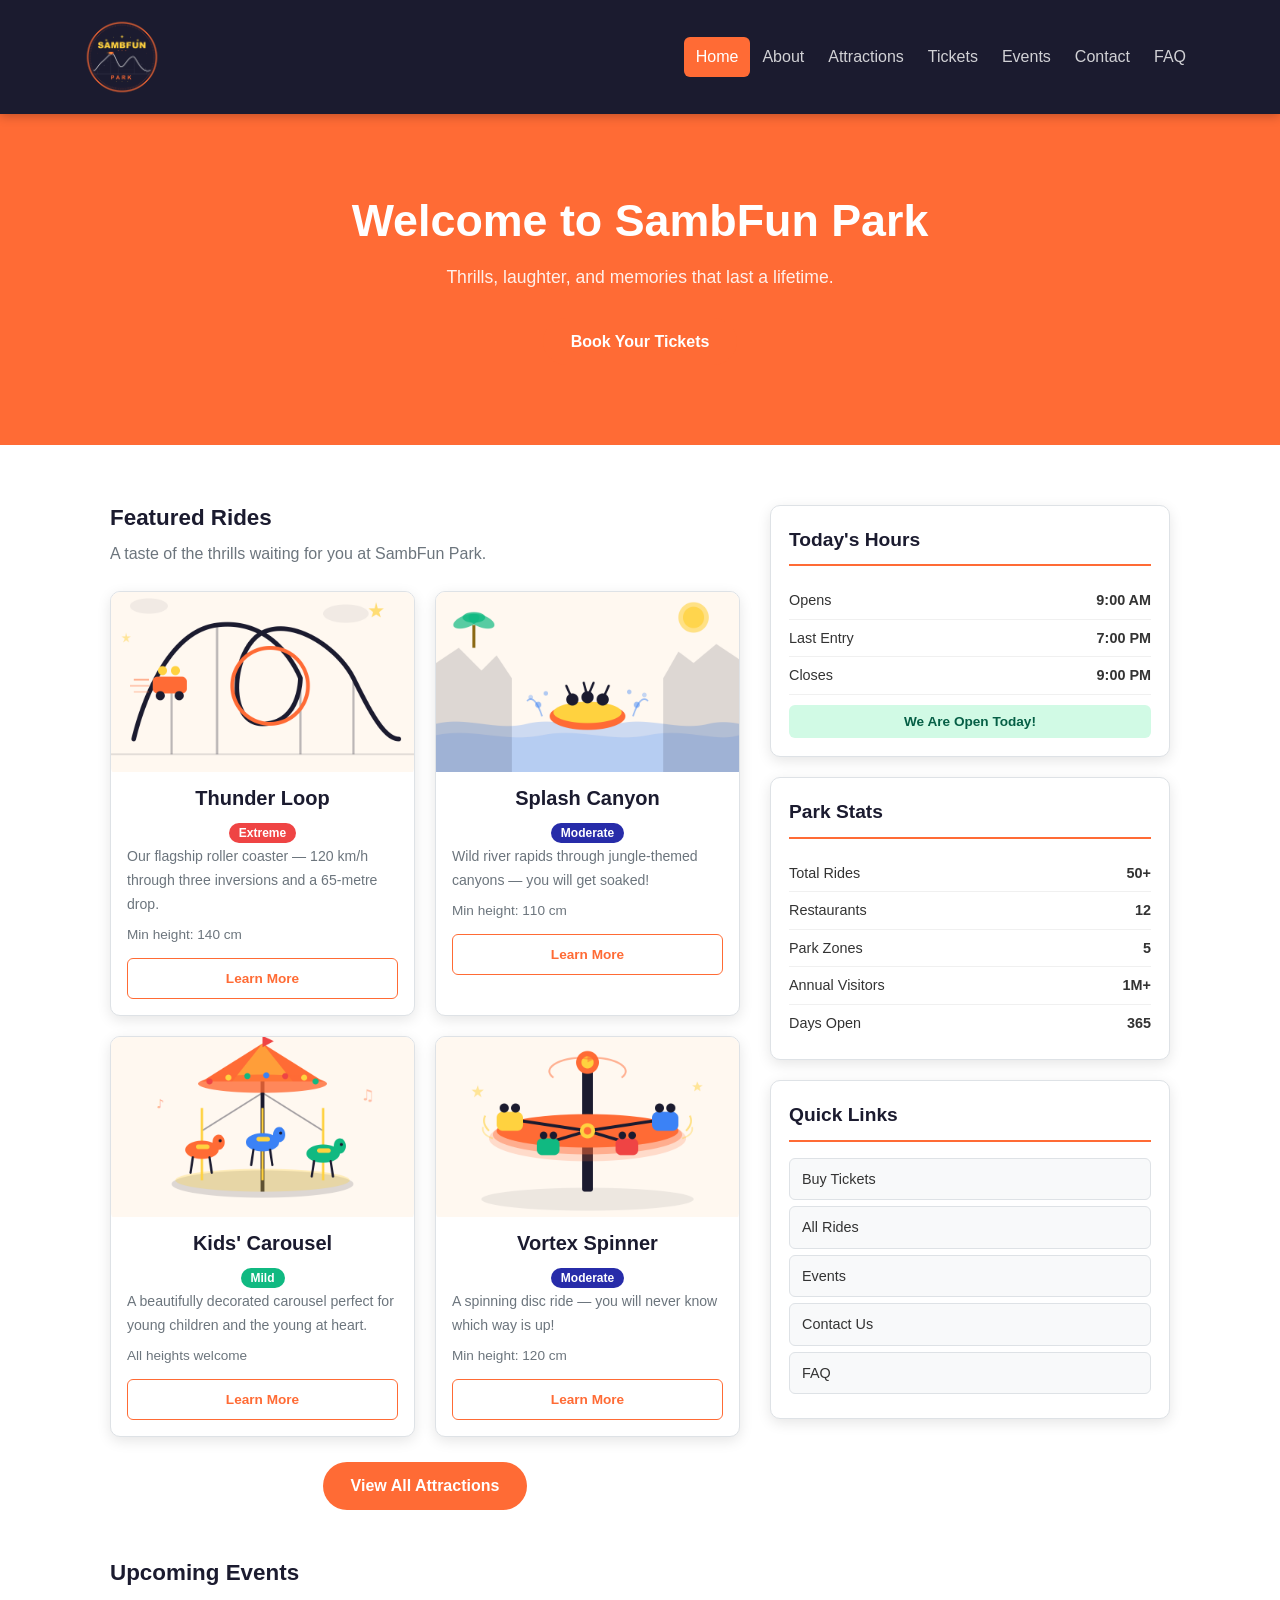
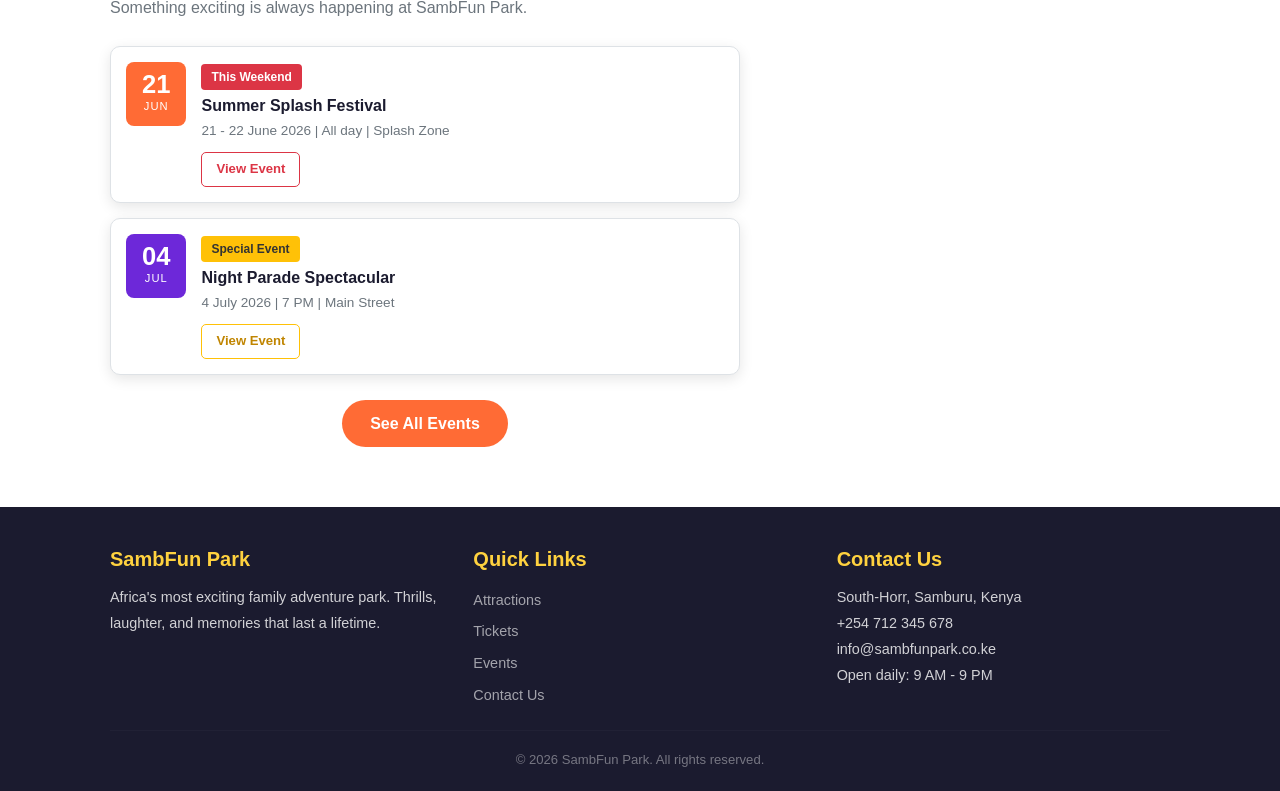
<file: index.html>
<!DOCTYPE html>
<html lang="en">
<head>
  <meta charset="UTF-8">
  <meta name="viewport" content="width=device-width, initial-scale=1.0">
  <title>SambFun Park — Home</title>

  <!-- Bootstrap 5 (kept only for navbar collapse on mobile) -->
  <link href="https://cdn.jsdelivr.net/npm/bootstrap@5.3.3/dist/css/bootstrap.min.css" rel="stylesheet">

  <!-- Our custom CSS handles all styling -->
  <link rel="stylesheet" href="css/styles.css">
</head>
<body>

  <!-- NAVBAR (Bootstrap kept here only for the hamburger menu) -->
  <nav class="navbar navbar-expand-lg sticky-top">
    <div class="container">
      <a class="navbar-brand" href="index.html">
        <img src="images/sambfun_park_logo.png" alt="SambFun Park Logo" class="brand-logo">
      </a>
      <button class="navbar-toggler" type="button"
              data-bs-toggle="collapse" data-bs-target="#navMenu">
        <span class="navbar-toggler-icon"></span>
      </button>
      <div class="collapse navbar-collapse" id="navMenu">
        <ul class="navbar-nav ms-auto">
          <li class="nav-item"><a class="nav-link active" href="index.html">Home</a></li>
          <li class="nav-item"><a class="nav-link"        href="about.html">About</a></li>
          <li class="nav-item"><a class="nav-link"        href="attractions.html">Attractions</a></li>
          <li class="nav-item"><a class="nav-link"        href="tickets.html">Tickets</a></li>
          <li class="nav-item"><a class="nav-link"        href="events.html">Events</a></li>
          <li class="nav-item"><a class="nav-link"        href="contactForm.html">Contact</a></li>
          <li class="nav-item"><a class="nav-link"        href="faq.html">FAQ</a></li>
        </ul>
      </div>
    </div>
  </nav>


  <!-- HERO BANNER -->
  <header class="hero hero-home">
    <div class="hero-content">
      <h1 class="hero-title">Welcome to SambFun Park</h1>
      <p class="hero-subtitle">Thrills, laughter, and memories that last a lifetime.</p>
      <a href="tickets.html" class="btn-park">Book Your Tickets</a>
    </div>
  </header>


  <!-- MAIN CONTENT -->
  <main class="page-wrapper">
    <div class="page-layout">

      <!-- LEFT COLUMN -->
      <section class="main-content">

        <h2 class="section-title">Featured Rides</h2>
        <p class="section-sub">A taste of the thrills waiting for you at SambFun Park.</p>

        <!-- Ride cards in a 2-column grid (defined in CSS) -->
        <div class="ride-grid">

          <!-- Ride 1: Thunder Loop -->
          <article class="park-card ride-card-home">
            <img src="images/thunder-loop.png" alt="Thunder Loop roller coaster" class="ride-img">
            <h5 class="ride-title">Thunder Loop</h5>
            <span class="badge-extreme">Extreme</span>
            <p class="ride-description">Our flagship roller coaster — 120 km/h through three inversions and a 65-metre drop.</p>
            <p class="ride-meta">Min height: 140 cm</p>
            <a href="attractions.html" class="btn-learn-more">Learn More</a>
          </article>

          <!-- Ride 2: Splash Canyon -->
          <article class="park-card ride-card-home">
            <img src="images/splash-canyon.png" alt="Splash Canyon water ride" class="ride-img">
            <h5 class="ride-title">Splash Canyon</h5>
            <span class="badge-moderate">Moderate</span>
            <p class="ride-description">Wild river rapids through jungle-themed canyons — you will get soaked!</p>
            <p class="ride-meta">Min height: 110 cm</p>
            <a href="attractions.html" class="btn-learn-more">Learn More</a>
          </article>

          <!-- Ride 3: Kids' Carousel -->
          <article class="park-card ride-card-home">
            <img src="images/kids-carousel.png" alt="Kids Carousel ride" class="ride-img">
            <h5 class="ride-title">Kids' Carousel</h5>
            <span class="badge-mild">Mild</span>
            <p class="ride-description">A beautifully decorated carousel perfect for young children and the young at heart.</p>
            <p class="ride-meta">All heights welcome</p>
            <a href="attractions.html" class="btn-learn-more">Learn More</a>
          </article>

          <!-- Ride 4: Vortex Spinner -->
          <article class="park-card ride-card-home">
            <img src="images/vortex-spinner.png" alt="Vortex Spinner ride" class="ride-img">
            <h5 class="ride-title">Vortex Spinner</h5>
            <span class="badge-moderate">Moderate</span>
            <p class="ride-description">A spinning disc ride — you will never know which way is up!</p>
            <p class="ride-meta">Min height: 120 cm</p>
            <a href="attractions.html" class="btn-learn-more">Learn More</a>
          </article>

        </div>

        <div class="cta-block">
          <a href="attractions.html" class="btn-park">View All Attractions</a>
        </div>


        <!-- UPCOMING EVENTS -->
        <h2 class="section-title section-title-spaced">Upcoming Events</h2>
        <p class="section-sub">Something exciting is always happening at SambFun Park.</p>

        <article class="event-card">
          <div class="event-date event-date-orange">
            <div class="event-day">21</div>
            <div class="event-month">Jun</div>
          </div>
          <div class="event-details">
            <span class="event-tag event-tag-weekend">This Weekend</span>
            <h6 class="event-title">Summer Splash Festival</h6>
            <p class="event-meta">21 - 22 June 2026 | All day | Splash Zone</p>
            <a href="events.html" class="btn-event-link btn-event-link-red">View Event</a>
          </div>
        </article>

        <article class="event-card">
          <div class="event-date event-date-purple">
            <div class="event-day">04</div>
            <div class="event-month">Jul</div>
          </div>
          <div class="event-details">
            <span class="event-tag event-tag-special">Special Event</span>
            <h6 class="event-title">Night Parade Spectacular</h6>
            <p class="event-meta">4 July 2026 | 7 PM | Main Street</p>
            <a href="events.html" class="btn-event-link btn-event-link-yellow">View Event</a>
          </div>
        </article>

        <div class="cta-block">
          <a href="events.html" class="btn-park">See All Events</a>
        </div>

      </section>


      <!-- RIGHT COLUMN: SIDEBAR -->
      <aside class="sidebar">

        <div class="sidebar-card">
          <div class="sidebar-heading">Today's Hours</div>
          <div class="stat-row"><span>Opens</span>     <strong>9:00 AM</strong></div>
          <div class="stat-row"><span>Last Entry</span><strong>7:00 PM</strong></div>
          <div class="stat-row"><span>Closes</span>    <strong>9:00 PM</strong></div>
          <div class="open-badge">We Are Open Today!</div>
        </div>

        <div class="sidebar-card">
          <div class="sidebar-heading">Park Stats</div>
          <div class="stat-row"><span>Total Rides</span>     <strong>50+</strong></div>
          <div class="stat-row"><span>Restaurants</span>     <strong>12</strong></div>
          <div class="stat-row"><span>Park Zones</span>      <strong>5</strong></div>
          <div class="stat-row"><span>Annual Visitors</span> <strong>1M+</strong></div>
          <div class="stat-row"><span>Days Open</span>       <strong>365</strong></div>
        </div>

        <div class="sidebar-card">
          <div class="sidebar-heading">Quick Links</div>
          <a href="tickets.html"     class="quick-link">Buy Tickets</a>
          <a href="attractions.html" class="quick-link">All Rides</a>
          <a href="events.html"      class="quick-link">Events</a>
          <a href="contactForm.html" class="quick-link">Contact Us</a>
          <a href="faq.html"         class="quick-link">FAQ</a>
        </div>

      </aside>

    </div>
  </main>


  <!-- FOOTER -->
  <footer class="site-footer">
    <div class="footer-container">
      <div class="footer-grid">

        <div class="footer-col">
          <h5 class="footer-heading">SambFun Park</h5>
          <p class="footer-text">Africa's most exciting family adventure park. Thrills, laughter, and memories that last a lifetime.</p>
        </div>

        <div class="footer-col">
          <h5 class="footer-heading">Quick Links</h5>
          <a href="attractions.html" class="footer-link">Attractions</a>
          <a href="tickets.html"     class="footer-link">Tickets</a>
          <a href="events.html"      class="footer-link">Events</a>
          <a href="contactForm.html" class="footer-link">Contact Us</a>
        </div>

        <div class="footer-col">
          <h5 class="footer-heading">Contact Us</h5>
          <p class="footer-text">
            South-Horr, Samburu, Kenya<br>
            +254 712 345 678<br>
            info@sambfunpark.co.ke<br>
            Open daily: 9 AM - 9 PM
          </p>
        </div>

      </div>
      <hr class="footer-divider">
      <p class="footer-copyright">&copy; 2026 SambFun Park. All rights reserved.</p>
    </div>
  </footer>

  <script src="https://cdn.jsdelivr.net/npm/bootstrap@5.3.3/dist/js/bootstrap.bundle.min.js"></script>
  <script src="js/script.js"></script>
</body>
</html>
</file>
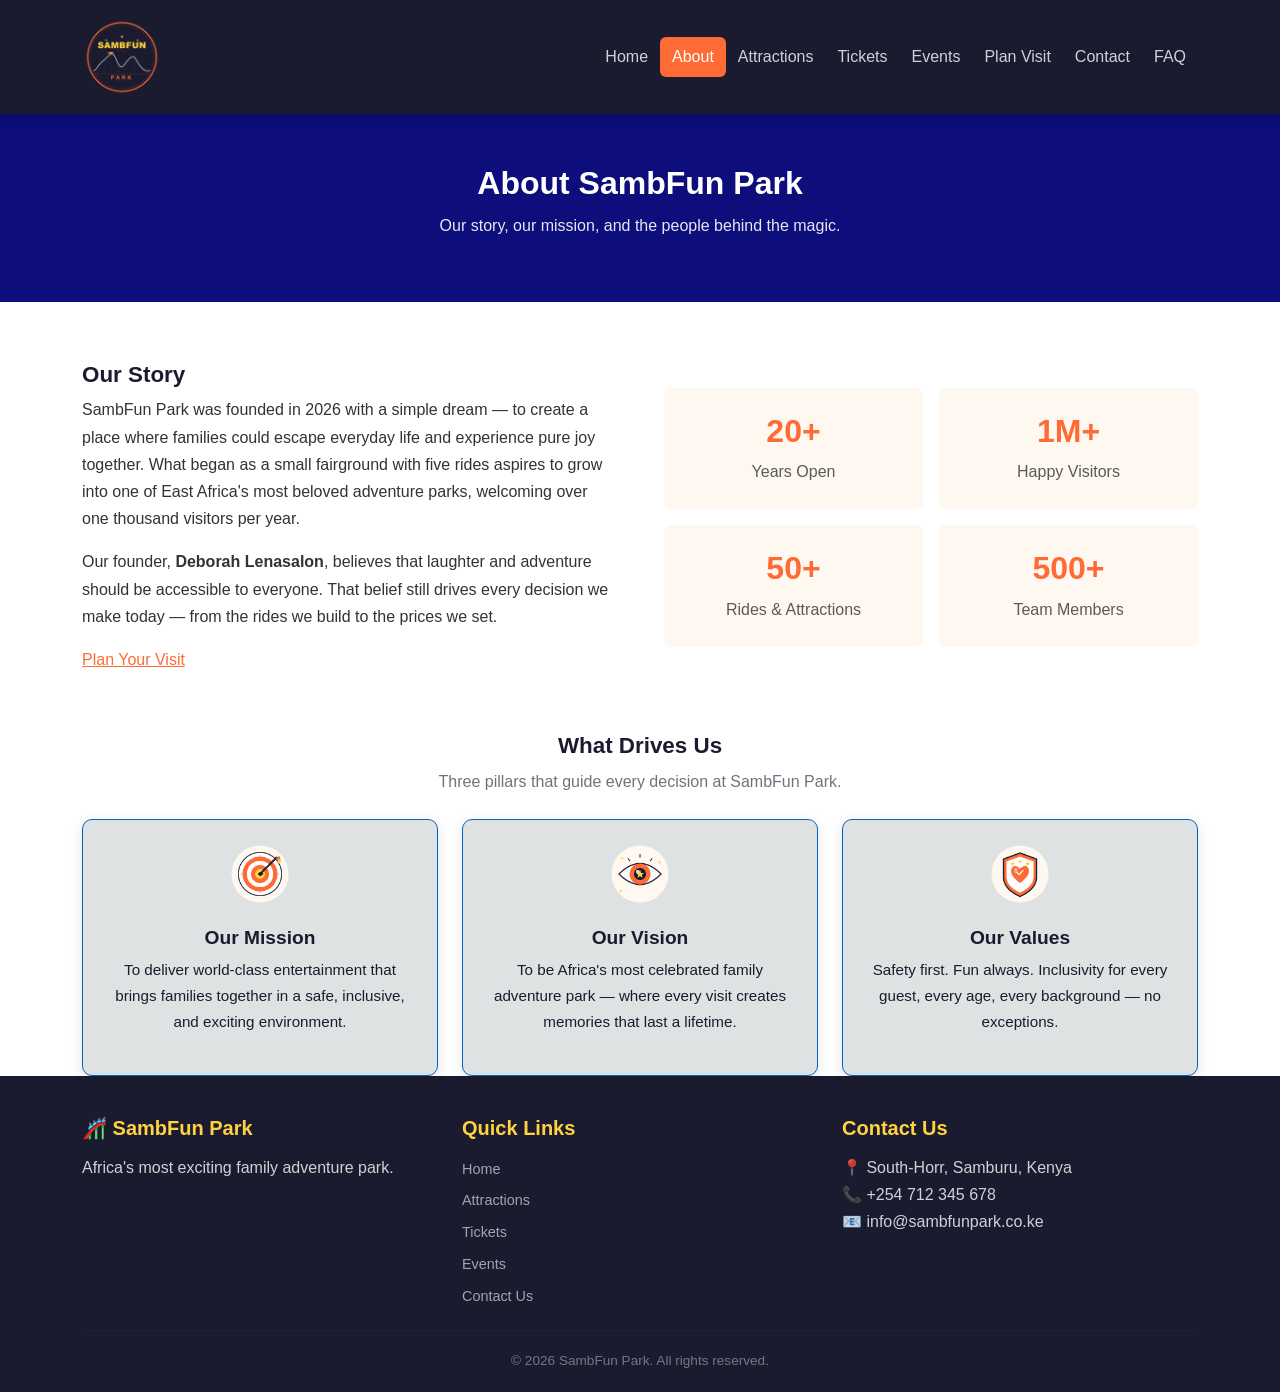
<file: about.html>
<!DOCTYPE html>
<html lang="en">
<head>
  <meta charset="UTF-8">
  <meta name="viewport" content="width=device-width, initial-scale=1.0">
  <title>About Us — SambFun Park</title>
  <link href="https://cdn.jsdelivr.net/npm/bootstrap@5.3.3/dist/css/bootstrap.min.css" rel="stylesheet">
  <link rel="stylesheet" href="css/styles.css">
</head>
<body>

  <!-- NAVBAR (same on every page — only "active" class changes) -->
  <nav class="navbar navbar-expand-lg sticky-top">
    <div class="container">
      <a class="navbar-brand" href="index.html">
  <img src="images/sambfun_park_logo.png" alt="SambFun Park Logo" class="brand-logo">
</a>

      <button class="navbar-toggler" type="button" data-bs-toggle="collapse" data-bs-target="#navMenu">
        <span class="navbar-toggler-icon"></span>
      </button>
      <div class="collapse navbar-collapse" id="navMenu">
        <ul class="navbar-nav ms-auto">
          <li class="nav-item"><a class="nav-link" href="index.html">Home</a></li>
          <li class="nav-item"><a class="nav-link active" href="about.html">About</a></li>
          <li class="nav-item"><a class="nav-link" href="attractions.html">Attractions</a></li>
          <li class="nav-item"><a class="nav-link" href="tickets.html">Tickets</a></li>
          <li class="nav-item"><a class="nav-link" href="events.html">Events</a></li>
          <li class="nav-item"><a class="nav-link" href="visit.html">Plan Visit</a></li>
          <li class="nav-item"><a class="nav-link" href="contactForm.html">Contact</a></li>
          <li class="nav-item"><a class="nav-link" href="faq.html">FAQ</a></li>
        </ul>
      </div>
    </div>
  </nav>

  <!-- HERO -->
  <header class="aboutHeader">
  <div class="container">
    <h1 class="aboutHeader-title">About SambFun Park</h1>
    <p class="aboutHeader-subtitle">Our story, our mission, and the people behind the magic.</p>
  </div>
</header>


  <main>

    <!-- OUR STORY -->
    <section class="section">
      <div class="container">
        <!-- Bootstrap row: two columns side by side on md+ screens -->
        <div class="row align-items-center g-5">

          <!-- Text column -->
          <div class="col-md-6">
            <h2 class="section-title">Our Story</h2>
            <p>SambFun Park was founded in 2026 with a simple dream — to create a place where families
               could escape everyday life and experience pure joy together. What began as a small
               fairground with five rides aspires to grow into one of East Africa's most beloved adventure
               parks, welcoming over one thousand visitors per year.</p>
            <p>Our founder, <strong>Deborah Lenasalon</strong>, believes that laughter and adventure should
               be accessible to everyone. That belief still drives every decision we make today — from
               the rides we build to the prices we set.</p>
            <a href="tickets.html" class="btn-blue">Plan Your Visit</a>
          </div>

          <!-- Stats column: 2x2 grid of numbers -->
          <div class="col-md-6">
            <div class="row g-3 text-center">
              <div class="col-6">
                <div class="p-4 rounded" style="background: #FFF8F0;">
                  <h2 style="color: #FF6B35; font-weight: 800;">20+</h2>
                  <p class="mb-0 text-muted">Years Open</p>
                </div>
              </div>
              <div class="col-6">
                <div class="p-4 rounded" style="background: #FFF8F0;">
                  <h2 style="color: #FF6B35; font-weight: 800;">1M+</h2>
                  <p class="mb-0 text-muted">Happy Visitors</p>
                </div>
              </div>
              <div class="col-6">
                <div class="p-4 rounded" style="background: #FFF8F0;">
                  <h2 style="color: #FF6B35; font-weight: 800;">50+</h2>
                  <p class="mb-0 text-muted">Rides & Attractions</p>
                </div>
              </div>
              <div class="col-6">
                <div class="p-4 rounded" style="background: #FFF8F0;">
                  <h2 style="color: #FF6B35; font-weight: 800;">500+</h2>
                  <p class="mb-0 text-muted">Team Members</p>
                </div>
              </div>
            </div>
          </div>

        </div>
      </div>
    </section>

    <!-- MISSION, VISION, VALUES -->
    <section class="section-light">
      <div class="container">
        <h2 class="section-title text-center">What Drives Us</h2>
        <p class="section-sub text-center">Three pillars that guide every decision at SambFun Park.</p>

        <!-- Three equal columns using Bootstrap grid -->
        <div class="row g-4">

        <div class="col-md-4">
  <div class="aboutBox">
    <img src="images/mission.png" alt="Mission Icon" class="aboutBox-img">
    <h4 class="aboutBox-title">Our Mission</h4>
    <p class="aboutBox-text">To deliver world-class entertainment that brings families together in a safe, inclusive, and exciting environment.</p>
  </div>
</div>

<div class="col-md-4">
  <div class="aboutBox">
    <img src="images/vision.png" alt="Vision Icon" class="aboutBox-img">
    <h4 class="aboutBox-title">Our Vision</h4>
    <p class="aboutBox-text">To be Africa's most celebrated family adventure park — where every visit creates memories that last a lifetime.</p>
  </div>
</div>

<div class="col-md-4">
  <div class="aboutBox">
    <img src="images/values.png" alt="Values Icon" class="aboutBox-img">
    <h4 class="aboutBox-title">Our Values</h4>
    <p class="aboutBox-text">Safety first. Fun always. Inclusivity for every guest, every age, every background — no exceptions.</p>
  </div>
</div>


        </div>
      </div>
    </section>


  </main>

  <!-- FOOTER (same on every page) -->
  <footer class="site-footer">
    <div class="container">
      <div class="row g-4">
        <div class="col-md-4">
          <h5>🎢 SambFun Park</h5>
          <p>Africa's most exciting family adventure park.</p>
        </div>
        <div class="col-md-4">
          <h5>Quick Links</h5>
          <a href="index.html">Home</a>
          <a href="attractions.html">Attractions</a>
          <a href="tickets.html">Tickets</a>
          <a href="events.html">Events</a>
          <a href="contactForm.html">Contact Us</a>
        </div>
        <div class="col-md-4">
          <h5>Contact Us</h5>
          <p>📍 South-Horr, Samburu, Kenya<br>
             📞 +254 712 345 678<br>
             📧 info@sambfunpark.co.ke</p>
        </div>
      </div>
      <hr class="footer-hr">
      <p class="text-center mb-0" style="font-size:0.85rem; color:rgba(255,255,255,0.4);">
        &copy; 2026 SambFun Park. All rights reserved.
      </p>
    </div>
  </footer>

  <script src="https://cdn.jsdelivr.net/npm/bootstrap@5.3.3/dist/js/bootstrap.bundle.min.js"></script>
  <script src="js/script.js"></script>
</body>
</html>
</file>
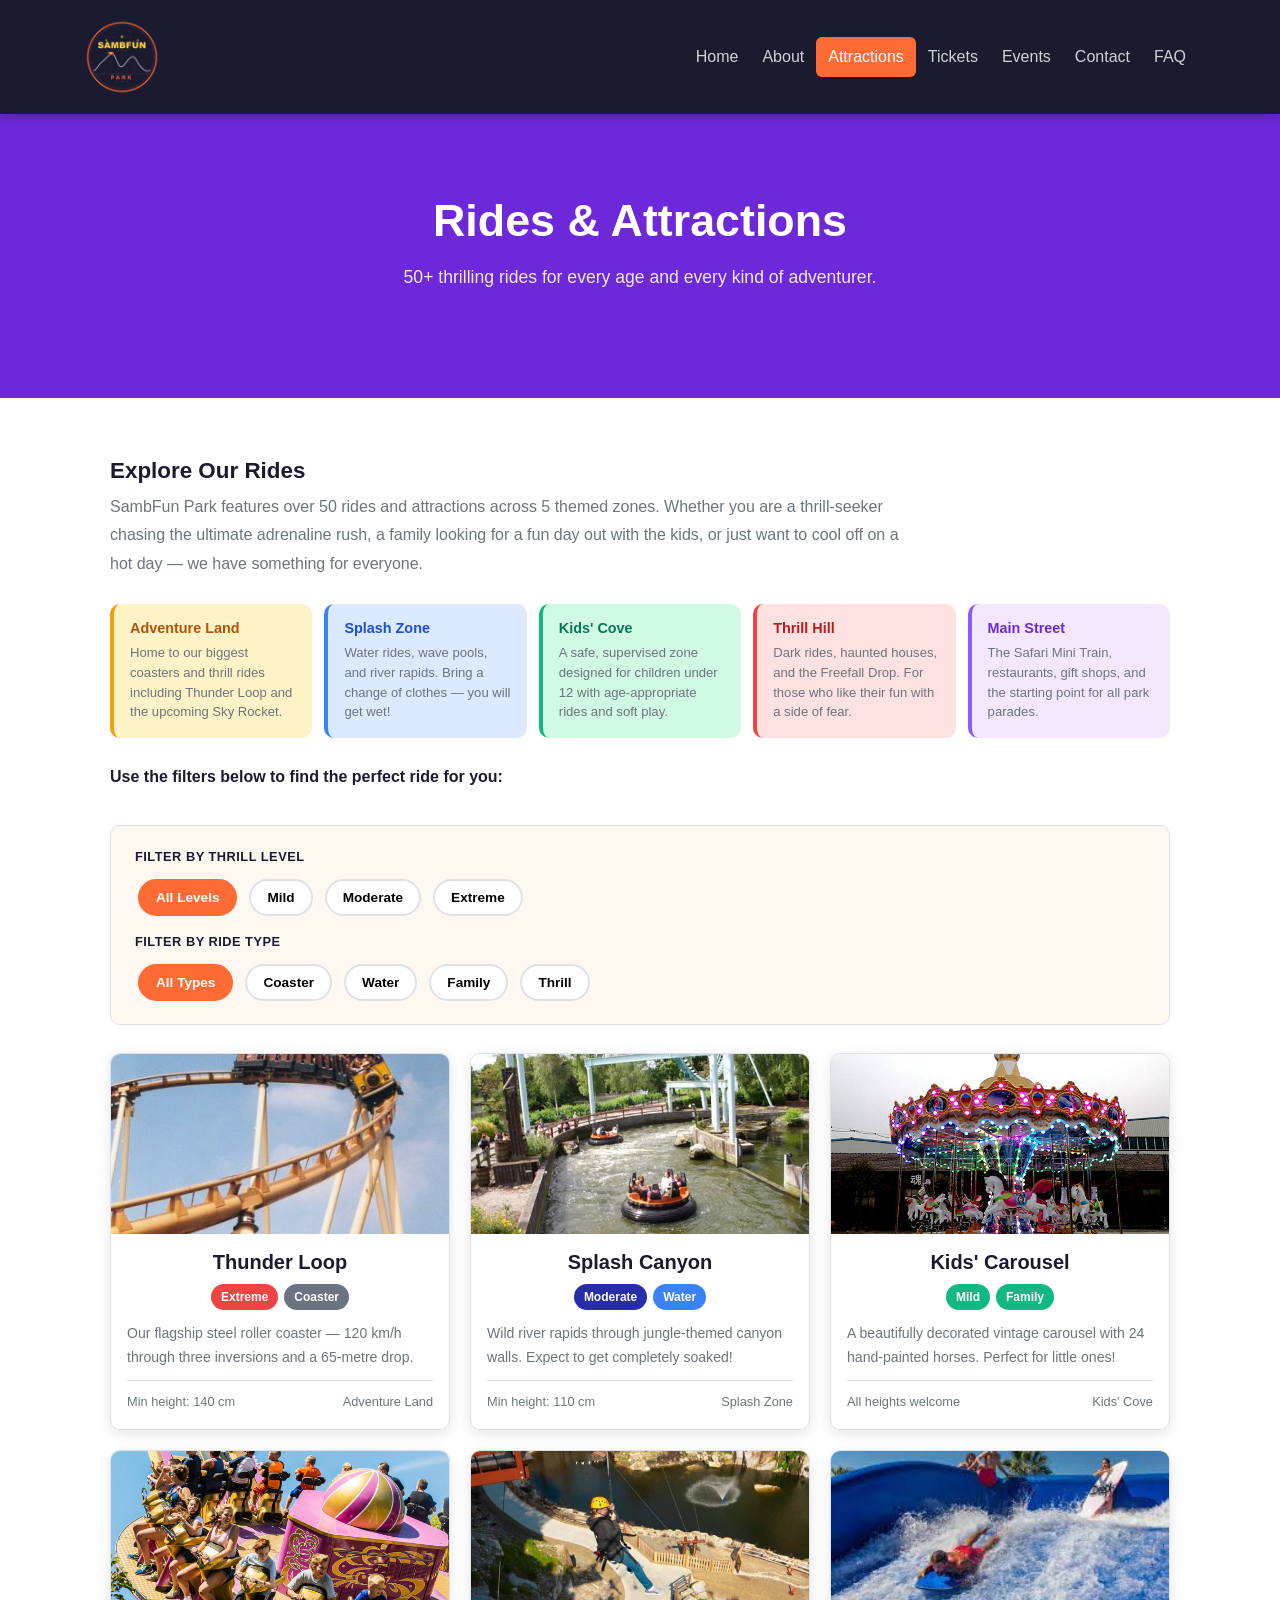
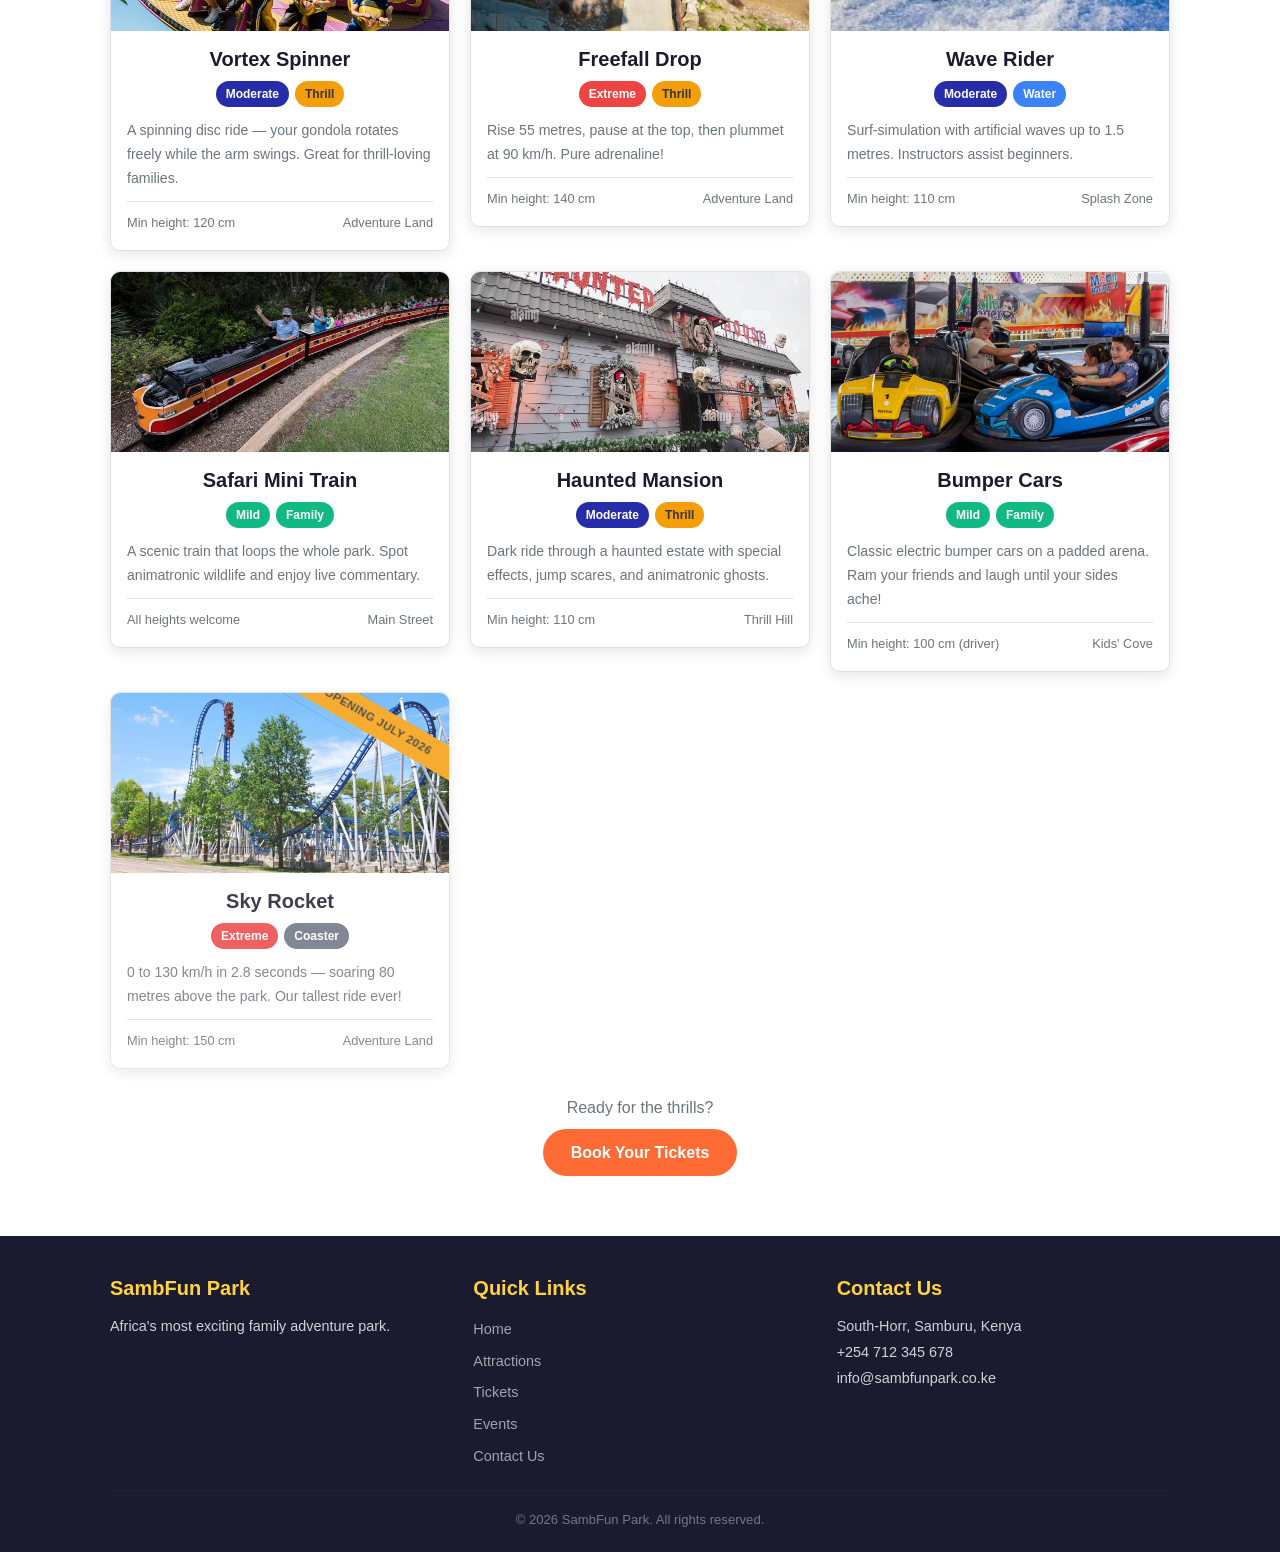
<file: attractions.html>
<!DOCTYPE html>
<html lang="en">
<head>
  <meta charset="UTF-8">
  <meta name="viewport" content="width=device-width, initial-scale=1.0">
  <title>Attractions — SambFun Park</title>
  <link href="https://cdn.jsdelivr.net/npm/bootstrap@5.3.3/dist/css/bootstrap.min.css" rel="stylesheet">
  <link rel="stylesheet" href="css/styles.css">
</head>
<body>

  <!-- NAVBAR -->
  <nav class="navbar navbar-expand-lg sticky-top">
    <div class="container">
      <a class="navbar-brand" href="index.html">
        <img src="images/sambfun_park_logo.png" alt="SambFun Park Logo" class="brand-logo">
      </a>
      <button class="navbar-toggler" type="button"
              data-bs-toggle="collapse" data-bs-target="#navMenu">
        <span class="navbar-toggler-icon"></span>
      </button>
      <div class="collapse navbar-collapse" id="navMenu">
        <ul class="navbar-nav ms-auto">
          <li class="nav-item"><a class="nav-link"        href="index.html">Home</a></li>
          <li class="nav-item"><a class="nav-link"        href="about.html">About</a></li>
          <li class="nav-item"><a class="nav-link active" href="attractions.html">Attractions</a></li>
          <li class="nav-item"><a class="nav-link"        href="tickets.html">Tickets</a></li>
          <li class="nav-item"><a class="nav-link"        href="events.html">Events</a></li>
          <li class="nav-item"><a class="nav-link"        href="contactForm.html">Contact</a></li>
          <li class="nav-item"><a class="nav-link"        href="faq.html">FAQ</a></li>
        </ul>
      </div>
    </div>
  </nav>


  <!-- HERO BANNER -->
  <header class="hero hero-attract">
    <div class="hero-content">
      <h1 class="hero-title">Rides &amp; Attractions</h1>
      <p class="hero-subtitle">50+ thrilling rides for every age and every kind of adventurer.</p>
    </div>
  </header>


  <!-- MAIN CONTENT -->
  <main class="page-wrapper">

    <!-- PAGE DESCRIPTION -->
    <div class="attract-intro">
      <h2 class="section-title">Explore Our Rides</h2>
      <p class="section-sub">SambFun Park features over 50 rides and attractions across 5 themed zones. Whether you are a thrill-seeker chasing the ultimate adrenaline rush, a family looking for a fun day out with the kids, or just want to cool off on a hot day — we have something for everyone.</p>

      <div class="zone-grid">
        <div class="zone-card zone-card-adventure">
          <h6 class="zone-title">Adventure Land</h6>
          <p class="zone-text">Home to our biggest coasters and thrill rides including Thunder Loop and the upcoming Sky Rocket.</p>
        </div>
        <div class="zone-card zone-card-splash">
          <h6 class="zone-title">Splash Zone</h6>
          <p class="zone-text">Water rides, wave pools, and river rapids. Bring a change of clothes — you will get wet!</p>
        </div>
        <div class="zone-card zone-card-kids">
          <h6 class="zone-title">Kids' Cove</h6>
          <p class="zone-text">A safe, supervised zone designed for children under 12 with age-appropriate rides and soft play.</p>
        </div>
        <div class="zone-card zone-card-thrill">
          <h6 class="zone-title">Thrill Hill</h6>
          <p class="zone-text">Dark rides, haunted houses, and the Freefall Drop. For those who like their fun with a side of fear.</p>
        </div>
        <div class="zone-card zone-card-main">
          <h6 class="zone-title">Main Street</h6>
          <p class="zone-text">The Safari Mini Train, restaurants, gift shops, and the starting point for all park parades.</p>
        </div>
      </div>

      <p class="filter-instruction">Use the filters below to find the perfect ride for you:</p>
    </div>


    <!-- FILTER BAR -->
    <div class="filter-bar">
      <div class="filter-group">
        <span class="filter-label">Filter by Thrill Level</span>
        <div class="filter-buttons">
          <button class="filter-btn active" data-group="thrill" data-value="all">All Levels</button>
          <button class="filter-btn"        data-group="thrill" data-value="mild">Mild</button>
          <button class="filter-btn"        data-group="thrill" data-value="moderate">Moderate</button>
          <button class="filter-btn"        data-group="thrill" data-value="extreme">Extreme</button>
        </div>
      </div>
      <div class="filter-group">
        <span class="filter-label">Filter by Ride Type</span>
        <div class="filter-buttons">
          <button class="filter-btn active" data-group="type" data-value="all">All Types</button>
          <button class="filter-btn"        data-group="type" data-value="coaster">Coaster</button>
          <button class="filter-btn"        data-group="type" data-value="water">Water</button>
          <button class="filter-btn"        data-group="type" data-value="family">Family</button>
          <button class="filter-btn"        data-group="type" data-value="thrill">Thrill</button>
        </div>
      </div>
    </div>

    <!-- No results message -->
    <div id="no-results">
      <p>No rides match your selected filters. Try a different combination!</p>
    </div>


    <!-- RIDE CARDS GRID -->
    <div class="attractions-grid">

      <!-- THUNDER LOOP -->
      <div class="ride-card" data-thrill="extreme" data-type="coaster">
        <article class="park-card attraction-card">
          <img src="images/thunderloop.jpg" alt="Thunder Loop roller coaster" class="attraction-img">
          <div class="attraction-body">
            <h5 class="attraction-title">Thunder Loop</h5>
            <div class="attraction-badges">
              <span class="badge-extreme">Extreme</span>
              <span class="badge-type badge-type-coaster">Coaster</span>
            </div>
            <p class="attraction-text">Our flagship steel roller coaster — 120 km/h through three inversions and a 65-metre drop.</p>
            <div class="attraction-info">
              <span>Min height: 140 cm</span>
              <span>Adventure Land</span>
            </div>
          </div>
        </article>
      </div>

      <!-- SPLASH CANYON -->
      <div class="ride-card" data-thrill="moderate" data-type="water">
        <article class="park-card attraction-card">
          <img src="images/splash_canyon.jpg" alt="Splash Canyon water ride" class="attraction-img">
          <div class="attraction-body">
            <h5 class="attraction-title">Splash Canyon</h5>
            <div class="attraction-badges">
              <span class="badge-moderate">Moderate</span>
              <span class="badge-type badge-type-water">Water</span>
            </div>
            <p class="attraction-text">Wild river rapids through jungle-themed canyon walls. Expect to get completely soaked!</p>
            <div class="attraction-info">
              <span>Min height: 110 cm</span>
              <span>Splash Zone</span>
            </div>
          </div>
        </article>
      </div>

      <!-- KIDS CAROUSEL -->
      <div class="ride-card" data-thrill="mild" data-type="family">
        <article class="park-card attraction-card">
          <img src="images/kids_Carousel.jpg" alt="Kids Carousel" class="attraction-img">
          <div class="attraction-body">
            <h5 class="attraction-title">Kids' Carousel</h5>
            <div class="attraction-badges">
              <span class="badge-mild">Mild</span>
              <span class="badge-type badge-type-family">Family</span>
            </div>
            <p class="attraction-text">A beautifully decorated vintage carousel with 24 hand-painted horses. Perfect for little ones!</p>
            <div class="attraction-info">
              <span>All heights welcome</span>
              <span>Kids' Cove</span>
            </div>
          </div>
        </article>
      </div>

      <!-- VORTEX SPINNER -->
      <div class="ride-card" data-thrill="moderate" data-type="thrill">
        <article class="park-card attraction-card">
          <img src="images/vortex.jpg" alt="Vortex Spinner ride" class="attraction-img">
          <div class="attraction-body">
            <h5 class="attraction-title">Vortex Spinner</h5>
            <div class="attraction-badges">
              <span class="badge-moderate">Moderate</span>
              <span class="badge-type badge-type-thrill">Thrill</span>
            </div>
            <p class="attraction-text">A spinning disc ride — your gondola rotates freely while the arm swings. Great for thrill-loving families.</p>
            <div class="attraction-info">
              <span>Min height: 120 cm</span>
              <span>Adventure Land</span>
            </div>
          </div>
        </article>
      </div>

      <!-- FREEFALL DROP -->
      <div class="ride-card" data-thrill="extreme" data-type="thrill">
        <article class="park-card attraction-card">
          <img src="images/freeFall.jpg" alt="Freefall Drop tower ride" class="attraction-img">
          <div class="attraction-body">
            <h5 class="attraction-title">Freefall Drop</h5>
            <div class="attraction-badges">
              <span class="badge-extreme">Extreme</span>
              <span class="badge-type badge-type-thrill">Thrill</span>
            </div>
            <p class="attraction-text">Rise 55 metres, pause at the top, then plummet at 90 km/h. Pure adrenaline!</p>
            <div class="attraction-info">
              <span>Min height: 140 cm</span>
              <span>Adventure Land</span>
            </div>
          </div>
        </article>
      </div>

      <!-- WAVE RIDER -->
      <div class="ride-card" data-thrill="moderate" data-type="water">
        <article class="park-card attraction-card">
          <img src="images/waveRiderSurf.jpg" alt="Wave Rider surf simulation" class="attraction-img">
          <div class="attraction-body">
            <h5 class="attraction-title">Wave Rider</h5>
            <div class="attraction-badges">
              <span class="badge-moderate">Moderate</span>
              <span class="badge-type badge-type-water">Water</span>
            </div>
            <p class="attraction-text">Surf-simulation with artificial waves up to 1.5 metres. Instructors assist beginners.</p>
            <div class="attraction-info">
              <span>Min height: 110 cm</span>
              <span>Splash Zone</span>
            </div>
          </div>
        </article>
      </div>

      <!-- SAFARI MINI TRAIN (this was the broken one) -->
      <div class="ride-card" data-thrill="mild" data-type="family">
        <article class="park-card attraction-card">
          <img src="images/safari_miniTrain.jpg" alt="Safari Mini Train" class="attraction-img">
          <div class="attraction-body">
            <h5 class="attraction-title">Safari Mini Train</h5>
            <div class="attraction-badges">
              <span class="badge-mild">Mild</span>
              <span class="badge-type badge-type-family">Family</span>
            </div>
            <p class="attraction-text">A scenic train that loops the whole park. Spot animatronic wildlife and enjoy live commentary.</p>
            <div class="attraction-info">
              <span>All heights welcome</span>
              <span>Main Street</span>
            </div>
          </div>
        </article>
      </div>

      <!-- HAUNTED MANSION -->
      <div class="ride-card" data-thrill="moderate" data-type="thrill">
        <article class="park-card attraction-card">
          <img src="images/HauntedHouse.jpg" alt="Haunted Mansion dark ride" class="attraction-img">
          <div class="attraction-body">
            <h5 class="attraction-title">Haunted Mansion</h5>
            <div class="attraction-badges">
              <span class="badge-moderate">Moderate</span>
              <span class="badge-type badge-type-thrill">Thrill</span>
            </div>
            <p class="attraction-text">Dark ride through a haunted estate with special effects, jump scares, and animatronic ghosts.</p>
            <div class="attraction-info">
              <span>Min height: 110 cm</span>
              <span>Thrill Hill</span>
            </div>
          </div>
        </article>
      </div>

      <!-- BUMPER CARS -->
      <div class="ride-card" data-thrill="mild" data-type="family">
        <article class="park-card attraction-card">
          <img src="images/bumber cars.jpg" alt="Bumper Cars" class="attraction-img">
          <div class="attraction-body">
            <h5 class="attraction-title">Bumper Cars</h5>
            <div class="attraction-badges">
              <span class="badge-mild">Mild</span>
              <span class="badge-type badge-type-family">Family</span>
            </div>
            <p class="attraction-text">Classic electric bumper cars on a padded arena. Ram your friends and laugh until your sides ache!</p>
            <div class="attraction-info">
              <span>Min height: 100 cm (driver)</span>
              <span>Kids' Cove</span>
            </div>
          </div>
        </article>
      </div>

      <!-- SKY ROCKET (COMING SOON) -->
      <div class="ride-card" data-thrill="extreme" data-type="coaster">
        <article class="park-card attraction-card attraction-coming-soon">
          <img src="images/SkyRocket.jpg" alt="Sky Rocket coaster coming soon" class="attraction-img">
          <div class="coming-soon-ribbon">Opening July 2026</div>
          <div class="attraction-body">
            <h5 class="attraction-title">Sky Rocket</h5>
            <div class="attraction-badges">
              <span class="badge-extreme">Extreme</span>
              <span class="badge-type badge-type-coaster">Coaster</span>
            </div>
            <p class="attraction-text">0 to 130 km/h in 2.8 seconds — soaring 80 metres above the park. Our tallest ride ever!</p>
            <div class="attraction-info">
              <span>Min height: 150 cm</span>
              <span>Adventure Land</span>
            </div>
          </div>
        </article>
      </div>

    </div>

    <!-- Call to action -->
    <div class="cta-block">
      <p class="cta-text">Ready for the thrills?</p>
      <a href="tickets.html" class="btn-park">Book Your Tickets</a>
    </div>

  </main>


  <!-- FOOTER -->
  <footer class="site-footer">
    <div class="footer-container">
      <div class="footer-grid">
        <div class="footer-col">
          <h5 class="footer-heading">SambFun Park</h5>
          <p class="footer-text">Africa's most exciting family adventure park.</p>
        </div>
        <div class="footer-col">
          <h5 class="footer-heading">Quick Links</h5>
          <a href="index.html"       class="footer-link">Home</a>
          <a href="attractions.html" class="footer-link">Attractions</a>
          <a href="tickets.html"     class="footer-link">Tickets</a>
          <a href="events.html"      class="footer-link">Events</a>
          <a href="contactForm.html" class="footer-link">Contact Us</a>
        </div>
        <div class="footer-col">
          <h5 class="footer-heading">Contact Us</h5>
          <p class="footer-text">
            South-Horr, Samburu, Kenya<br>
            +254 712 345 678<br>
            info@sambfunpark.co.ke
          </p>
        </div>
      </div>
      <hr class="footer-divider">
      <p class="footer-copyright">&copy; 2026 SambFun Park. All rights reserved.</p>
    </div>
  </footer>

  <script src="https://cdn.jsdelivr.net/npm/bootstrap@5.3.3/dist/js/bootstrap.bundle.min.js"></script>
  <script src="js/script.js"></script>
</body>
</html>
</file>
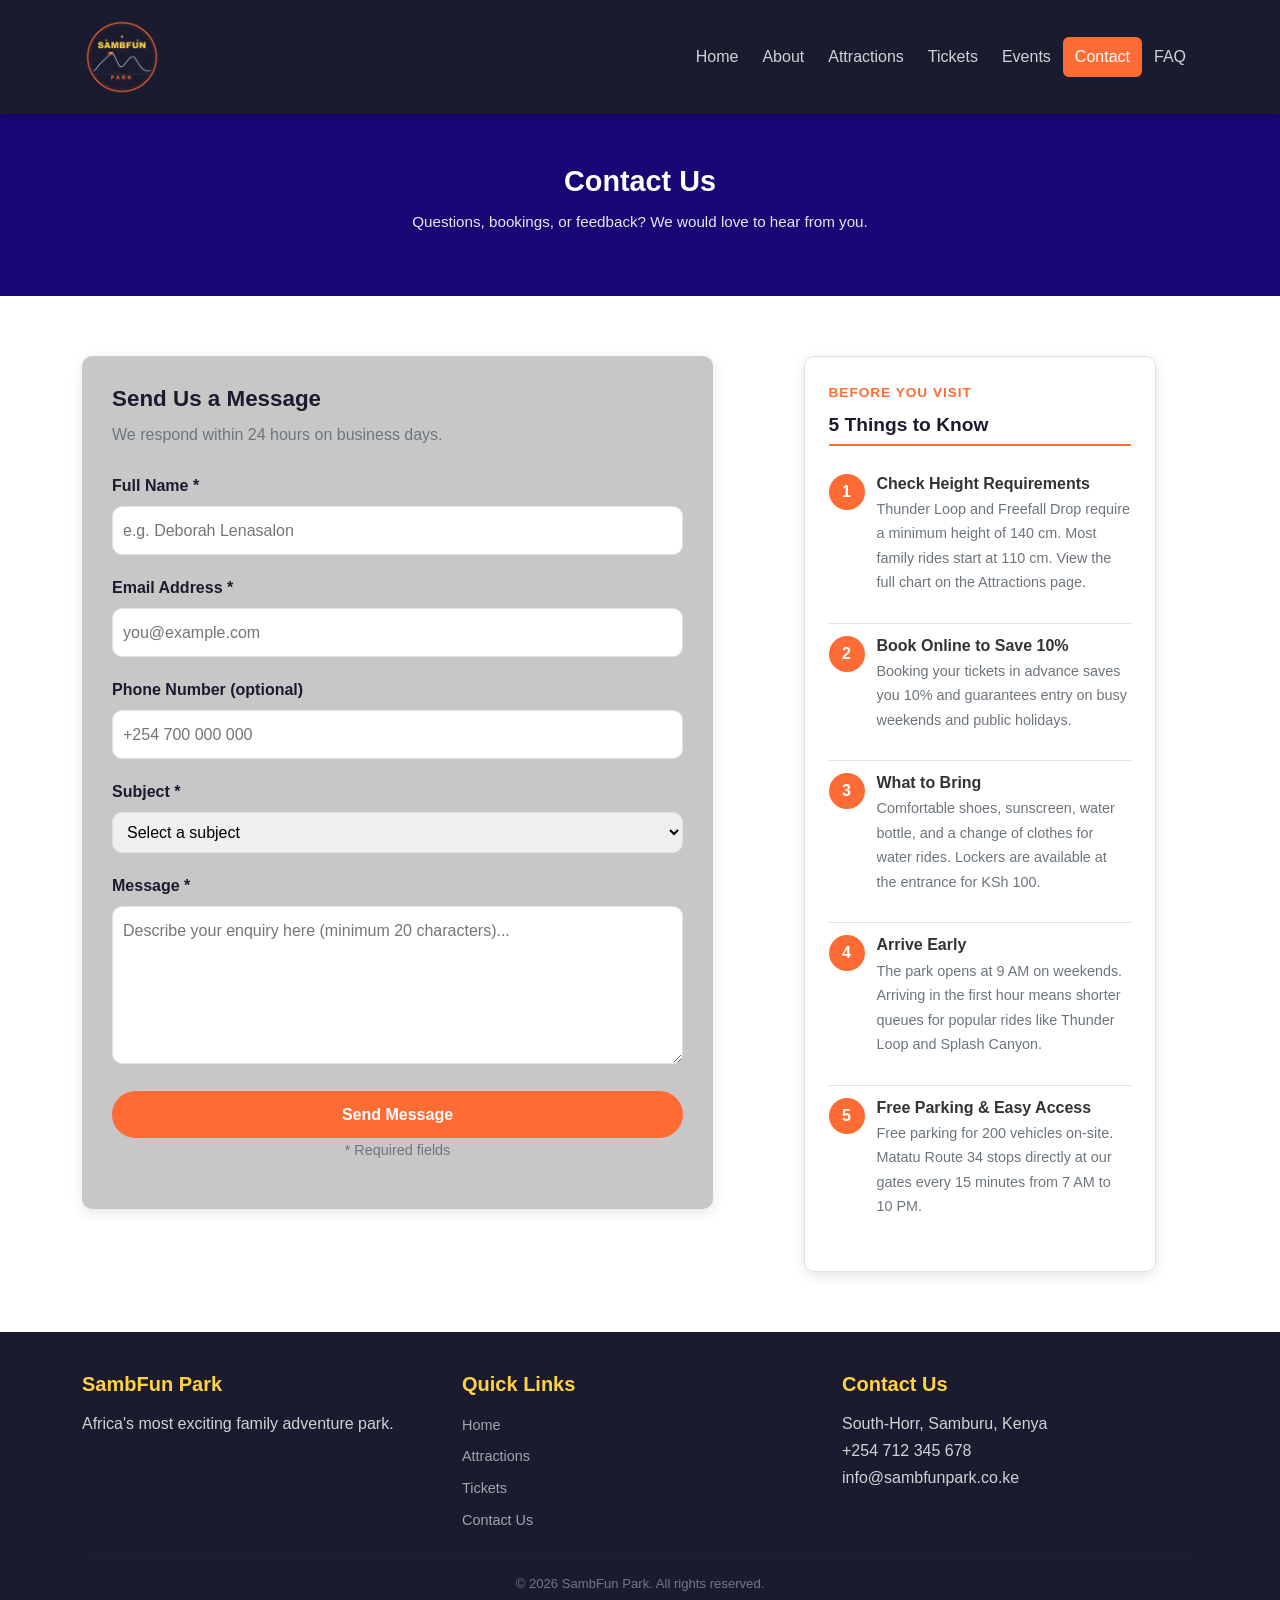
<file: contactForm.html>
<!DOCTYPE html>
<html lang="en">
<head>
  <meta charset="UTF-8">
  <meta name="viewport" content="width=device-width, initial-scale=1.0">
  <title>Contact Us - SambFun Park</title>
  <link href="https://cdn.jsdelivr.net/npm/bootstrap@5.3.3/dist/css/bootstrap.min.css" rel="stylesheet">
  <link rel="stylesheet" href="css/styles.css">
</head>
<body>

  <nav class="navbar navbar-expand-lg sticky-top">
    <div class="container">
      <a class="navbar-brand" href="index.html">
        <img src="images/sambfun_park_logo.png" alt="SambFun Logo" class = "brand-logo">
      </a>
      <button class="navbar-toggler" type="button" data-bs-toggle="collapse" data-bs-target="#navMenu">
        <span class="navbar-toggler-icon"></span>
      </button>
      <div class="collapse navbar-collapse" id="navMenu">
        <ul class="navbar-nav ms-auto">
          <li class="nav-item"><a class="nav-link" href="index.html">Home</a></li>
          <li class="nav-item"><a class="nav-link" href="about.html">About</a></li>
          <li class="nav-item"><a class="nav-link" href="attractions.html">Attractions</a></li>
          <li class="nav-item"><a class="nav-link" href="tickets.html">Tickets</a></li>
          <li class="nav-item"><a class="nav-link" href="events.html">Events</a></li>
          <li class="nav-item"><a class="nav-link active" href="contactForm.html">Contact</a></li>
          <li class="nav-item"><a class="nav-link" href="faq.html">FAQ</a></li>
        </ul>
      </div>
    </div>
  </nav>

  <header class="contactHeader">
  <div class="container">
    <h1 class="contactHeader-title">Contact Us</h1>
    <p class="contactHeader-subtitle">Questions, bookings, or feedback? We would love to hear from you.</p>
  </div>
</header>


  <main class="section">
    <div class="container">
      <div class="row g-5">

        <div class="col-lg-7">
  <div class="form-box">
    <h3 class="section-title">Send Us a Message</h3>
    <p class="section-sub">We respond within 24 hours on business days.</p>

    <form id="contactForm" novalidate>

      <div class="form-group">
        <label for="fullName" class="form-label">Full Name *</label>
        <input type="text" id="fullName" class="input-field" placeholder="e.g. Deborah Lenasalon">
        <div class="invalid-feedback"></div>
      </div>

      <div class="form-group">
        <label for="emailAddr" class="form-label">Email Address *</label>
        <input type="email" id="emailAddr" class="input-field" placeholder="you@example.com">
        <div class="invalid-feedback"></div>
      </div>

      <div class="form-group">
        <label for="phoneNum" class="form-label">Phone Number (optional)</label>
        <input type="tel" id="phoneNum" class="input-field" placeholder="+254 700 000 000">
        <div class="invalid-feedback"></div>
      </div>

      <div class="form-group">
        <label for="subject" class="form-label">Subject *</label>
        <select id="subject" class="select-field">
          <option value="">Select a subject</option>
          <option value="tickets">Tickets and Booking</option>
          <option value="groups">Group and Corporate Visits</option>
          <option value="birthday">Birthday Party Packages</option>
          <option value="accessibility">Accessibility Requirements</option>
          <option value="feedback">General Feedback</option>
          <option value="lost">Lost Property</option>
          <option value="other">Other Enquiry</option>
        </select>
        <div class="invalid-feedback"></div>
      </div>

      <div class="form-group">
        <label for="message" class="form-label">Message *</label>
        <textarea id="message" class="textarea-field" rows="5" placeholder="Describe your enquiry here (minimum 20 characters)..."></textarea>
        <div class="invalid-feedback"></div>
      </div>

      <button type="submit" class="btn-park full-width">Send Message</button>
      <p class="muted-text text-center">* Required fields</p>

    </form>

    <div id="successMsg">
      <div style="font-size:3rem;">Done!</div>
      <h4 class="section-title">Message Sent!</h4>
      <p class="muted-text">Thank you for reaching out. Our team will reply within 24 hours.</p>
      <a href="index.html" class="btn-park">Back to Home</a>
    </div>
  </div>
</div>


<div class="sidebar">
  <!-- 5 Things to Know Before Visiting -->
  <div class="sidebar-box">
    <p class="sidebar-title">Before You Visit</p>
    <h4 class="sidebar-heading">5 Things to Know</h4>

    <!-- Item 1 -->
    <div class="sidebar-item">
      <div class="sidebar-number">1</div>
      <div>
        <h6 class="sidebar-item-title">Check Height Requirements</h6>
        <p class="sidebar-text">Thunder Loop and Freefall Drop require a minimum height of 140 cm. Most family rides start at 110 cm. View the full chart on the Attractions page.</p>
      </div>
    </div>

    <!-- Item 2 -->
    <div class="sidebar-item">
      <div class="sidebar-number">2</div>
      <div>
        <h6 class="sidebar-item-title">Book Online to Save 10%</h6>
        <p class="sidebar-text">Booking your tickets in advance saves you 10% and guarantees entry on busy weekends and public holidays.</p>
      </div>
    </div>

    <!-- Item 3 -->
    <div class="sidebar-item">
      <div class="sidebar-number">3</div>
      <div>
        <h6 class="sidebar-item-title">What to Bring</h6>
        <p class="sidebar-text">Comfortable shoes, sunscreen, water bottle, and a change of clothes for water rides. Lockers are available at the entrance for KSh 100.</p>
      </div>
    </div>

    <!-- Item 4 -->
    <div class="sidebar-item">
      <div class="sidebar-number">4</div>
      <div>
        <h6 class="sidebar-item-title">Arrive Early</h6>
        <p class="sidebar-text">The park opens at 9 AM on weekends. Arriving in the first hour means shorter queues for popular rides like Thunder Loop and Splash Canyon.</p>
      </div>
    </div>

    <!-- Item 5 -->
    <div class="sidebar-item">
      <div class="sidebar-number">5</div>
      <div>
        <h6 class="sidebar-item-title">Free Parking & Easy Access</h6>
        <p class="sidebar-text">Free parking for 200 vehicles on-site. Matatu Route 34 stops directly at our gates every 15 minutes from 7 AM to 10 PM.</p>
      </div>
    </div>
  </div>
</div>
            
          </div>
          </div>
  
  </main>

  <footer class="site-footer">
    <div class="container">
      <div class="row g-4">
        <div class="col-md-4">
          <h5>SambFun Park</h5>
          <p>Africa's most exciting family adventure park.</p>
        </div>
        <div class="col-md-4">
          <h5>Quick Links</h5>
          <a href="index.html">Home</a>
          <a href="attractions.html">Attractions</a>
          <a href="tickets.html">Tickets</a>
          <a href="contactForm.html">Contact Us</a>
        </div>
        <div class="col-md-4">
          <h5>Contact Us</h5>
          <p>South-Horr, Samburu, Kenya<br>
          +254 712 345 678<br>
          info@sambfunpark.co.ke</p>
        </div>
      </div>
      <hr>
      <p class="text-center copyright mb-0">&copy; 2026 SambFun Park. All rights reserved.</p>
    </div>
  </footer>

  <script src="https://cdn.jsdelivr.net/npm/bootstrap@5.3.3/dist/js/bootstrap.bundle.min.js"></script>
  <script src="js/script.js"></script>
</body>
</html>
</file>
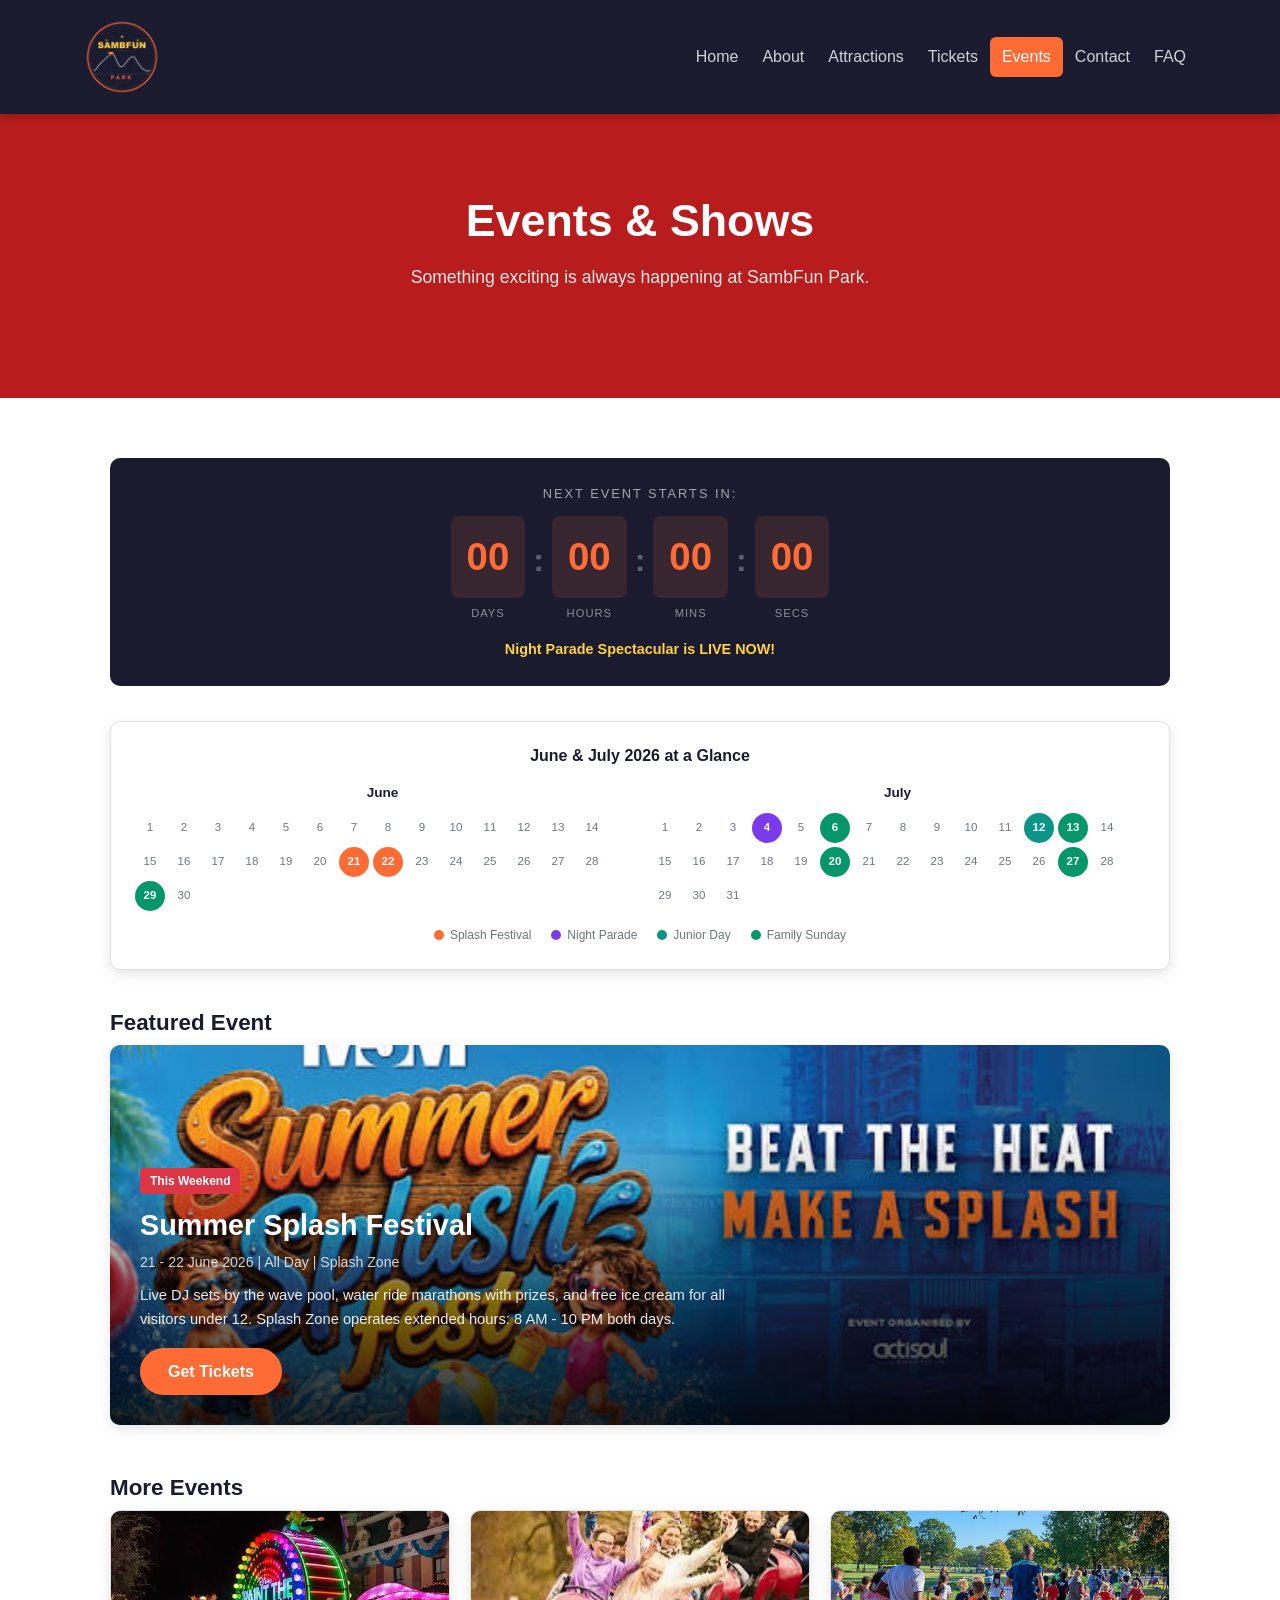
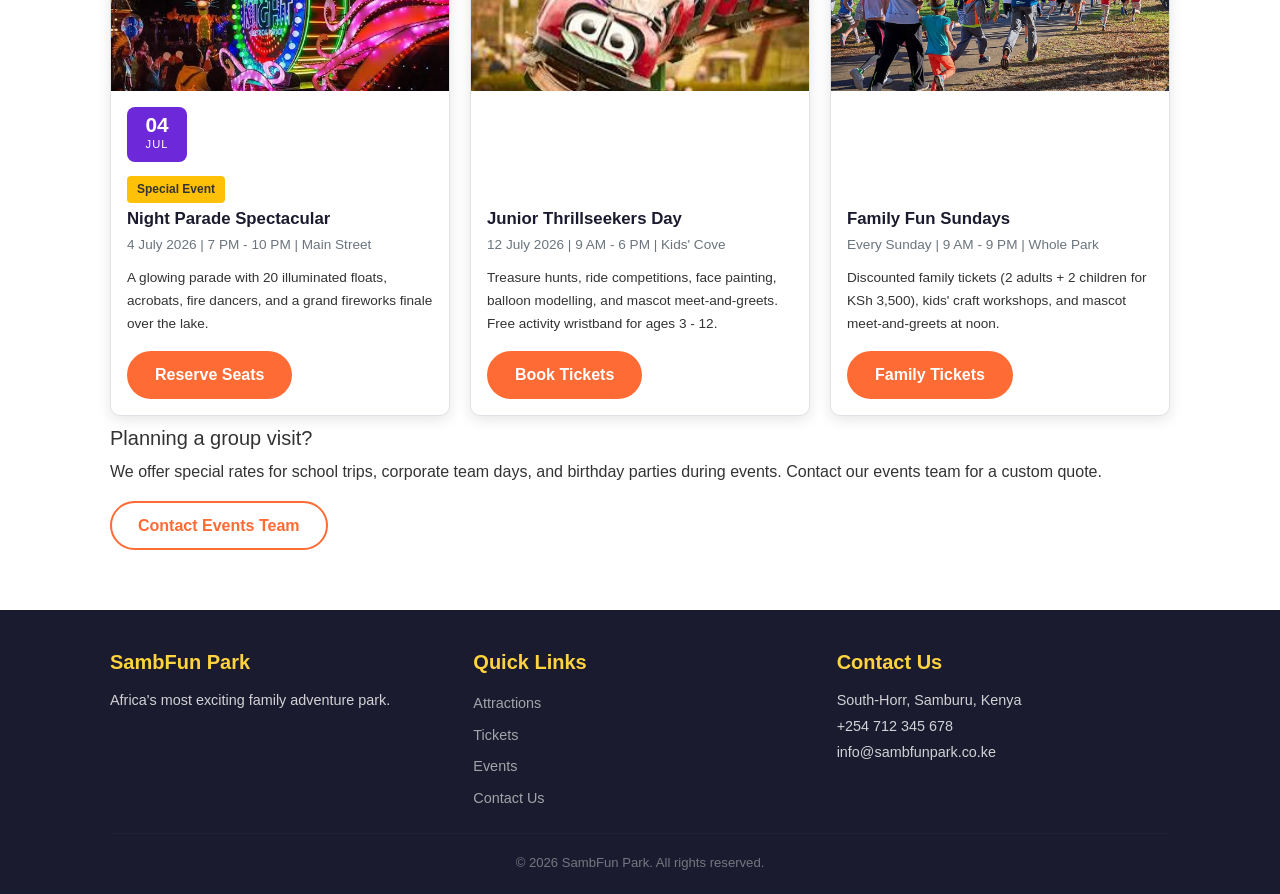
<file: events.html>
<!DOCTYPE html>
<html lang="en">
<head>
  <meta charset="UTF-8">
  <meta name="viewport" content="width=device-width, initial-scale=1.0">
  <title>Events — SambFun Park</title>
  <link href="https://cdn.jsdelivr.net/npm/bootstrap@5.3.3/dist/css/bootstrap.min.css" rel="stylesheet">
  <link rel="stylesheet" href="css/styles.css">
</head>
<body>

  <!-- NAVBAR -->
  <nav class="navbar navbar-expand-lg sticky-top">
    <div class="container">
      <a class="navbar-brand" href="index.html">
        <img src="images/sambfun_park_logo.png" alt="SambFun Park Logo" class="brand-logo">
      </a>
      <button class="navbar-toggler" type="button"
              data-bs-toggle="collapse" data-bs-target="#navMenu">
        <span class="navbar-toggler-icon"></span>
      </button>
      <div class="collapse navbar-collapse" id="navMenu">
        <ul class="navbar-nav ms-auto">
          <li class="nav-item"><a class="nav-link"        href="index.html">Home</a></li>
          <li class="nav-item"><a class="nav-link"        href="about.html">About</a></li>
          <li class="nav-item"><a class="nav-link"        href="attractions.html">Attractions</a></li>
          <li class="nav-item"><a class="nav-link"        href="tickets.html">Tickets</a></li>
          <li class="nav-item"><a class="nav-link active" href="events.html">Events</a></li>
          <li class="nav-item"><a class="nav-link"        href="contactForm.html">Contact</a></li>
          <li class="nav-item"><a class="nav-link"        href="faq.html">FAQ</a></li>
        </ul>
      </div>
    </div>
  </nav>


  <!-- HERO BANNER -->
  <header class="hero hero-events">
    <div class="hero-content">
      <h1 class="hero-title">Events &amp; Shows</h1>
      <p class="hero-subtitle">Something exciting is always happening at SambFun Park.</p>
    </div>
  </header>


  <!-- MAIN CONTENT -->
  <main class="page-wrapper">

    <!-- ========== COUNTDOWN TIMER ========== -->
    <div class="countdown-bar" id="countdownBar">
      <div class="countdown-label">Next Event Starts In:</div>
      <div class="countdown-timer" id="countdownTimer">
        <div class="countdown-unit">
          <span class="countdown-number" id="countDays">00</span>
          <span class="countdown-text">Days</span>
        </div>
        <div class="countdown-separator">:</div>
        <div class="countdown-unit">
          <span class="countdown-number" id="countHours">00</span>
          <span class="countdown-text">Hours</span>
        </div>
        <div class="countdown-separator">:</div>
        <div class="countdown-unit">
          <span class="countdown-number" id="countMins">00</span>
          <span class="countdown-text">Mins</span>
        </div>
        <div class="countdown-separator">:</div>
        <div class="countdown-unit">
          <span class="countdown-number" id="countSecs">00</span>
          <span class="countdown-text">Secs</span>
        </div>
      </div>
     <div class="countdown-event-name" id="countdownName">Night Parade Spectacular</div>
    </div>


    <!-- ========== CALENDAR STRIP ========== -->
    <div class="calendar-strip">
      <h3 class="calendar-strip-title">June &amp; July 2026 at a Glance</h3>
      <div class="calendar-months">

        <div class="calendar-month">
          <div class="calendar-month-label">June</div>
          <div class="calendar-days">
            <div class="cal-day">1</div><div class="cal-day">2</div><div class="cal-day">3</div>
            <div class="cal-day">4</div><div class="cal-day">5</div><div class="cal-day">6</div>
            <div class="cal-day">7</div><div class="cal-day">8</div><div class="cal-day">9</div>
            <div class="cal-day">10</div><div class="cal-day">11</div><div class="cal-day">12</div>
            <div class="cal-day">13</div><div class="cal-day">14</div><div class="cal-day">15</div>
            <div class="cal-day">16</div><div class="cal-day">17</div><div class="cal-day">18</div>
            <div class="cal-day">19</div><div class="cal-day">20</div>
            <div class="cal-day cal-day-event cal-day-orange" title="Summer Splash Festival">21</div>
            <div class="cal-day cal-day-event cal-day-orange" title="Summer Splash Festival">22</div>
            <div class="cal-day">23</div><div class="cal-day">24</div><div class="cal-day">25</div>
            <div class="cal-day">26</div><div class="cal-day">27</div><div class="cal-day">28</div>
            <div class="cal-day cal-day-event cal-day-green" title="Family Fun Sunday">29</div>
            <div class="cal-day">30</div>
          </div>
        </div>

        <div class="calendar-month">
          <div class="calendar-month-label">July</div>
          <div class="calendar-days">
            <div class="cal-day">1</div><div class="cal-day">2</div><div class="cal-day">3</div>
            <div class="cal-day cal-day-event cal-day-purple" title="Night Parade Spectacular">4</div>
            <div class="cal-day">5</div>
            <div class="cal-day cal-day-event cal-day-green" title="Family Fun Sunday">6</div>
            <div class="cal-day">7</div><div class="cal-day">8</div><div class="cal-day">9</div>
            <div class="cal-day">10</div><div class="cal-day">11</div>
            <div class="cal-day cal-day-event cal-day-teal" title="Junior Thrillseekers Day">12</div>
            <div class="cal-day cal-day-event cal-day-green" title="Family Fun Sunday">13</div>
            <div class="cal-day">14</div><div class="cal-day">15</div><div class="cal-day">16</div>
            <div class="cal-day">17</div><div class="cal-day">18</div><div class="cal-day">19</div>
            <div class="cal-day cal-day-event cal-day-green" title="Family Fun Sunday">20</div>
            <div class="cal-day">21</div><div class="cal-day">22</div><div class="cal-day">23</div>
            <div class="cal-day">24</div><div class="cal-day">25</div><div class="cal-day">26</div>
            <div class="cal-day cal-day-event cal-day-green" title="Family Fun Sunday">27</div>
            <div class="cal-day">28</div><div class="cal-day">29</div><div class="cal-day">30</div>
            <div class="cal-day">31</div>
          </div>
        </div>

      </div>

      <!-- Calendar legend -->
      <div class="calendar-legend">
        <div class="legend-item"><span class="legend-dot legend-dot-orange"></span> Splash Festival</div>
        <div class="legend-item"><span class="legend-dot legend-dot-purple"></span> Night Parade</div>
        <div class="legend-item"><span class="legend-dot legend-dot-teal"></span> Junior Day</div>
        <div class="legend-item"><span class="legend-dot legend-dot-green"></span> Family Sunday</div>
      </div>
    </div>


    <!-- ========== FEATURED EVENT (big banner card) ========== -->
    <h2 class="section-title">Featured Event</h2>

    <article class="featured-event">
      <img src="images/summerSplash.jpg" alt="Summer Splash Festival" class="featured-event-img">
      <div class="featured-event-overlay">
        <span class="event-tag event-tag-weekend">This Weekend</span>
        <h3 class="featured-event-title">Summer Splash Festival</h3>
        <p class="featured-event-meta">21 - 22 June 2026 | All Day | Splash Zone</p>
        <p class="featured-event-text">Live DJ sets by the wave pool, water ride marathons with prizes, and free ice cream for all visitors under 12. Splash Zone operates extended hours: 8 AM - 10 PM both days.</p>
        <a href="tickets.html" class="btn-park">Get Tickets</a>
      </div>
    </article>


    <!-- ========== MORE EVENTS ========== -->
    <h2 class="section-title section-title-spaced">More Events</h2>

    <div class="events-grid">

      <!-- Night Parade Spectacular -->
      <article class="event-card-img">
        <img src="images/nightParade.jpg" alt="Night Parade Spectacular" class="event-card-image">
        <div class="event-card-content">
          <div class="event-date event-date-purple">
            <div class="event-day">04</div>
            <div class="event-month">Jul</div>
          </div>
          <div class="event-details">
            <span class="event-tag event-tag-special">Special Event</span>
            <h4 class="event-title">Night Parade Spectacular</h4>
            <p class="event-meta">4 July 2026 | 7 PM - 10 PM | Main Street</p>
            <p class="event-description">A glowing parade with 20 illuminated floats, acrobats, fire dancers, and a grand fireworks finale over the lake.</p>
            <a href="tickets.html" class="btn-park">Reserve Seats</a>
          </div>
        </div>
      </article>

      <!-- Junior Thrillseekers Day -->
      <article class="event-card-img">
        <img src="images/juniorThrillSeekers.jpg" alt="Junior Thrillseekers Day" class="event-card-image">
        <div class="event-card-content">
          <div class="event-date event-date-teal">
            <div class="event-day">12</div>
            <div class="event-month">Jul</div>
          </div>
          <div class="event-details">
            <span class="event-tag event-tag-school">School Holiday</span>
            <h4 class="event-title">Junior Thrillseekers Day</h4>
            <p class="event-meta">12 July 2026 | 9 AM - 6 PM | Kids' Cove</p>
            <p class="event-description">Treasure hunts, ride competitions, face painting, balloon modelling, and mascot meet-and-greets. Free activity wristband for ages 3 - 12.</p>
            <a href="tickets.html" class="btn-park">Book Tickets</a>
          </div>
        </div>
      </article>

      <!-- Family Fun Sundays -->
      <article class="event-card-img">
        <img src="images/FamilyFunSundays.jpg" alt="Family Fun Sundays" class="event-card-image">
        <div class="event-card-content">
          <div class="event-date event-date-green">
            <div class="event-day">Sun</div>
            <div class="event-month">Weekly</div>
          </div>
          <div class="event-details">
            <span class="event-tag event-tag-weekly">Every Sunday</span>
            <h4 class="event-title">Family Fun Sundays</h4>
            <p class="event-meta">Every Sunday | 9 AM - 9 PM | Whole Park</p>
            <p class="event-description">Discounted family tickets (2 adults + 2 children for KSh 3,500), kids' craft workshops, and mascot meet-and-greets at noon.</p>
            <a href="tickets.html" class="btn-park">Family Tickets</a>
          </div>
        </div>
      </article>

    </div>


    <!-- Info note -->
    <div class="events-note">
      <h5 class="events-note-title">Planning a group visit?</h5>
      <p class="events-note-text">We offer special rates for school trips, corporate team days, and birthday parties during events. Contact our events team for a custom quote.</p>
      <a href="contactForm.html" class="btn-park-outline">Contact Events Team</a>
    </div>

  </main>


  <!-- FOOTER -->
  <footer class="site-footer">
    <div class="footer-container">
      <div class="footer-grid">
        <div class="footer-col">
          <h5 class="footer-heading">SambFun Park</h5>
          <p class="footer-text">Africa's most exciting family adventure park.</p>
        </div>
        <div class="footer-col">
          <h5 class="footer-heading">Quick Links</h5>
          <a href="attractions.html" class="footer-link">Attractions</a>
          <a href="tickets.html"     class="footer-link">Tickets</a>
          <a href="events.html"      class="footer-link">Events</a>
          <a href="contactForm.html" class="footer-link">Contact Us</a>
        </div>
        <div class="footer-col">
          <h5 class="footer-heading">Contact Us</h5>
          <p class="footer-text">
            South-Horr, Samburu, Kenya<br>
            +254 712 345 678<br>
            info@sambfunpark.co.ke
          </p>
        </div>
      </div>
      <hr class="footer-divider">
      <p class="footer-copyright">&copy; 2026 SambFun Park. All rights reserved.</p>
    </div>
  </footer>

  <script src="https://cdn.jsdelivr.net/npm/bootstrap@5.3.3/dist/js/bootstrap.bundle.min.js"></script>
  <script src="js/script.js"></script>
</body>
</html>
</file>
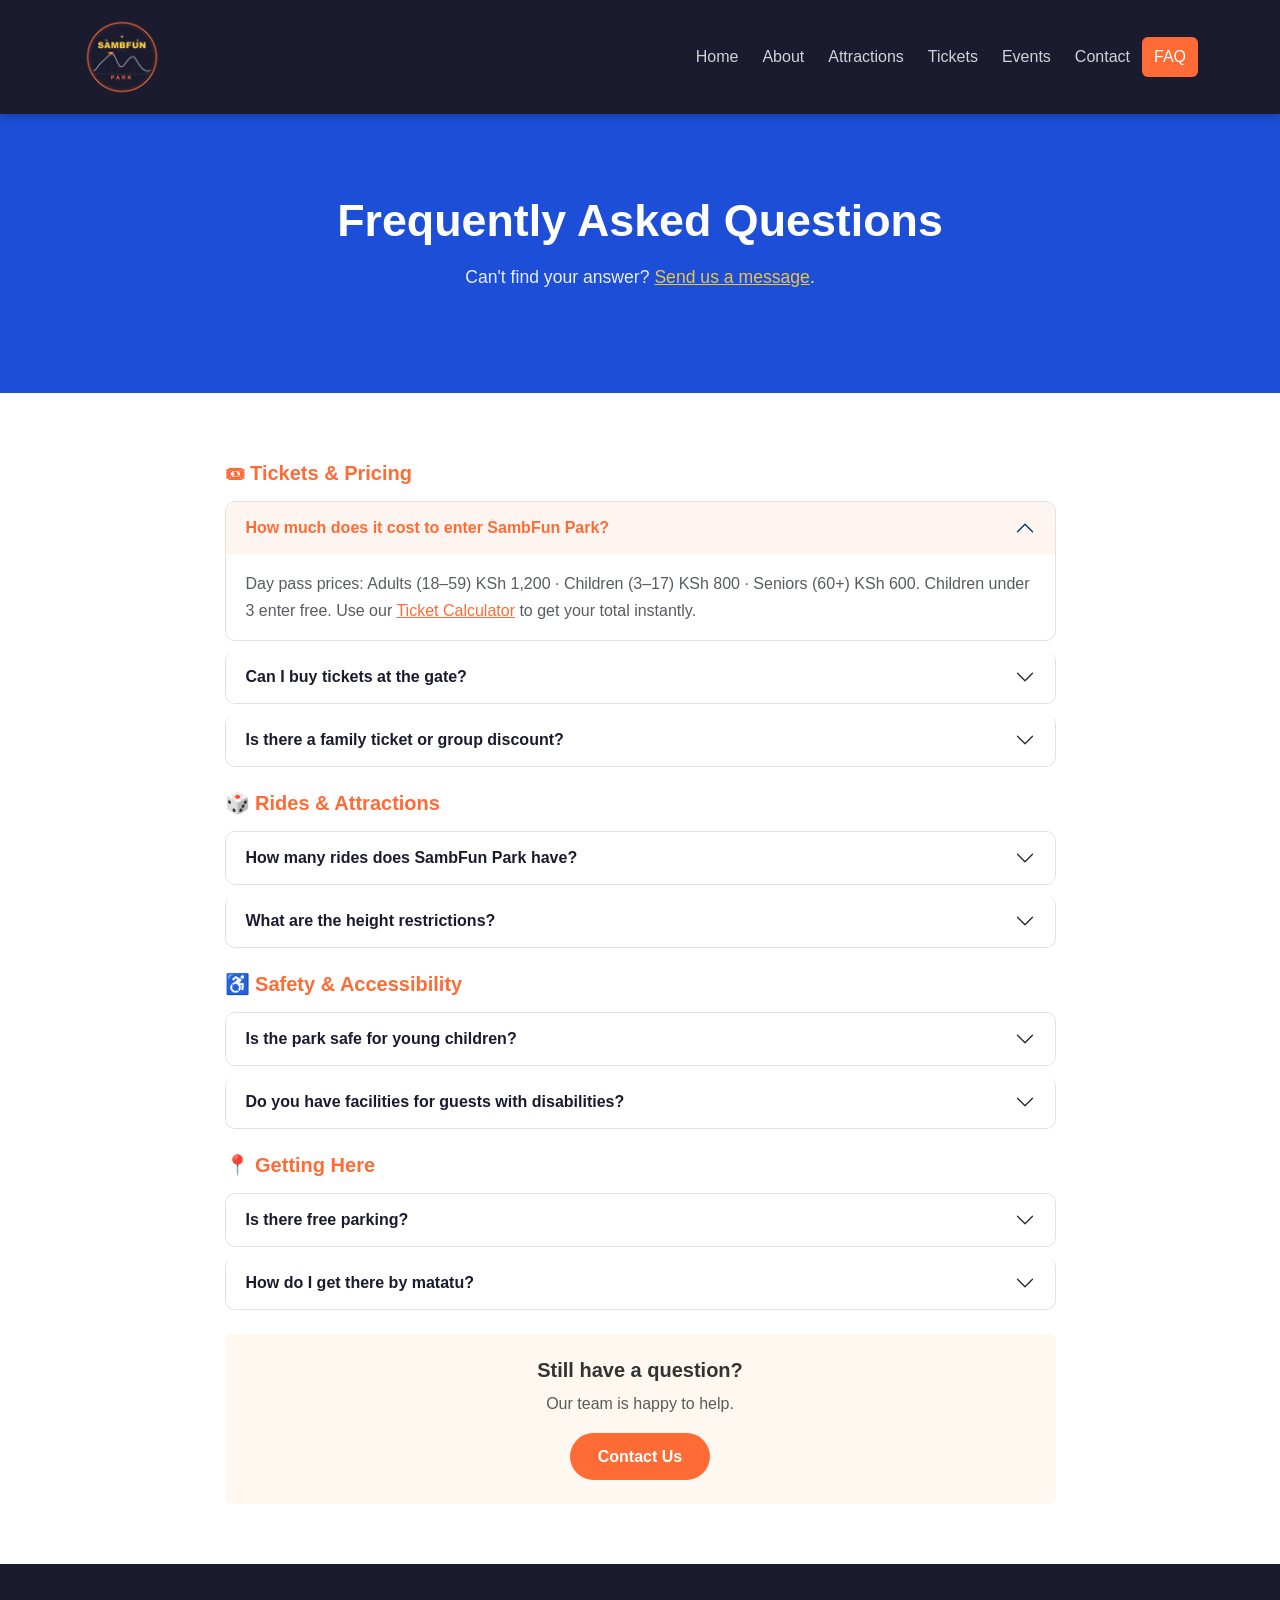
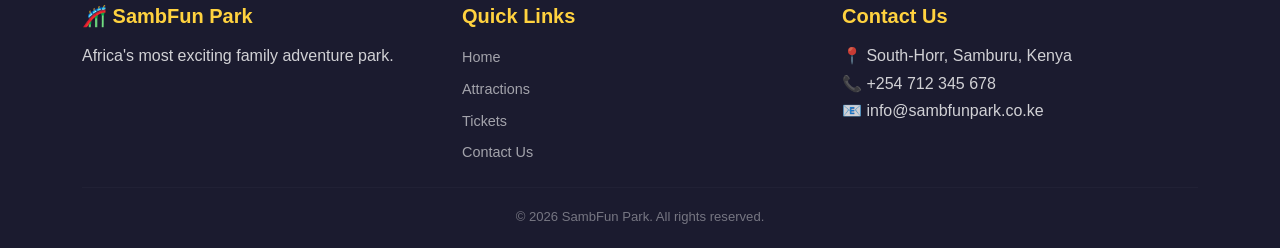
<file: faq.html>
<!DOCTYPE html>
<html lang="en">
<head>
  <meta charset="UTF-8">
  <meta name="viewport" content="width=device-width, initial-scale=1.0">
  <title>FAQ — SambFun Park</title>
  <link href="https://cdn.jsdelivr.net/npm/bootstrap@5.3.3/dist/css/bootstrap.min.css" rel="stylesheet">
  <link rel="stylesheet" href="css/styles.css">
</head>
<body>

  <nav class="navbar navbar-expand-lg sticky-top">
    <div class="container">
      <a class="navbar-brand" href="index.html">
        <img src="images/sambfun_park_logo.png" alt="SambFun Park Logo" class ="brand-logo">
      </a>
      <button class="navbar-toggler" type="button" data-bs-toggle="collapse" data-bs-target="#navMenu">
        <span class="navbar-toggler-icon"></span>
      </button>
      <div class="collapse navbar-collapse" id="navMenu">
        <ul class="navbar-nav ms-auto">
          <li class="nav-item"><a class="nav-link"        href="index.html">Home</a></li>
          <li class="nav-item"><a class="nav-link"        href="about.html">About</a></li>
          <li class="nav-item"><a class="nav-link"        href="attractions.html">Attractions</a></li>
          <li class="nav-item"><a class="nav-link"        href="tickets.html">Tickets</a></li>
          <li class="nav-item"><a class="nav-link"        href="events.html">Events</a></li>
          <li class="nav-item"><a class="nav-link"        href="contactForm.html">Contact</a></li>
          <li class="nav-item"><a class="nav-link active" href="faq.html">FAQ</a></li>
        </ul>
      </div>
    </div>
  </nav>

  <header class="hero hero-faq">
    <div class="container">
      <h1>Frequently Asked Questions</h1>
      <p class="lead">Can't find your answer? <a href="contactForm.html" style="color:#FFD23F;">Send us a message</a>.</p>
    </div>
  </header>

  <main class="section">
    <div class="container">
      <div class="row justify-content-center">
        <div class="col-lg-9">

          <!--
            BOOTSTRAP ACCORDION COMPONENT
            =====================================================
            Bootstrap handles all the open/close animation
            automatically — no JavaScript needed for this!

            Key attributes:
            data-bs-toggle="collapse"  tells Bootstrap this button
                                        controls a collapsible section
            data-bs-target="#q1"       points to the div to expand/collapse
            data-bs-parent="#faqA"     ensures only ONE item is open
                                        at a time within this accordion

            The first item has class="show" to start open by default.
            Others start with class="collapse" (closed).
            =====================================================
          -->

          <!-- SECTION: Tickets & Pricing -->
          <h5 class="fw-bold mb-3 mt-2" style="color:var(--primary);">&#127903; Tickets &amp; Pricing</h5>

          <div class="accordion mb-4" id="faqA">

            <div class="accordion-item">
              <h2 class="accordion-header">
                <button class="accordion-button" type="button"
                        data-bs-toggle="collapse" data-bs-target="#q1">
                  How much does it cost to enter SambFun Park?
                </button>
              </h2>
              <div id="q1" class="accordion-collapse collapse show" data-bs-parent="#faqA">
                <div class="accordion-body text-muted">
                  Day pass prices: Adults (18&ndash;59) KSh 1,200 &middot; Children (3&ndash;17) KSh 800 &middot; Seniors (60+) KSh 600. Children under 3 enter free. Use our <a href="tickets.html">Ticket Calculator</a> to get your total instantly.
                </div>
              </div>
            </div>

            <div class="accordion-item">
              <h2 class="accordion-header">
                <button class="accordion-button collapsed" type="button"
                        data-bs-toggle="collapse" data-bs-target="#q2">
                  Can I buy tickets at the gate?
                </button>
              </h2>
              <div id="q2" class="accordion-collapse collapse" data-bs-parent="#faqA">
                <div class="accordion-body text-muted">
                  Yes &mdash; walk-up tickets are available at the gate every day. However, booking online saves you 10% and guarantees entry on busy weekends and public holidays.
                </div>
              </div>
            </div>

            <div class="accordion-item">
              <h2 class="accordion-header">
                <button class="accordion-button collapsed" type="button"
                        data-bs-toggle="collapse" data-bs-target="#q3">
                  Is there a family ticket or group discount?
                </button>
              </h2>
              <div id="q3" class="accordion-collapse collapse" data-bs-parent="#faqA">
                <div class="accordion-body text-muted">
                  Every Sunday we offer a Family Fun deal: 2 adults + 2 children for KSh 3,500 (saving KSh 1,100). For groups of 20 or more, contact groups@sambfunpark.co.ke for a custom quote.
                </div>
              </div>
            </div>

          </div>

          <!-- SECTION: Rides & Attractions -->
          <h5 class="fw-bold mb-3" style="color:var(--primary);">&#127922; Rides &amp; Attractions</h5>

          <div class="accordion mb-4" id="faqB">

            <div class="accordion-item">
              <h2 class="accordion-header">
                <button class="accordion-button collapsed" type="button"
                        data-bs-toggle="collapse" data-bs-target="#r1">
                  How many rides does SambFun Park have?
                </button>
              </h2>
              <div id="r1" class="accordion-collapse collapse" data-bs-parent="#faqB">
                <div class="accordion-body text-muted">
                  We operate 50+ rides across 5 zones: Adventure Land, Splash Zone, Kids' Cove, Thrill Hill, and Main Street. Sky Rocket &mdash; our newest coaster &mdash; opens July 2026!
                </div>
              </div>
            </div>

            <div class="accordion-item">
              <h2 class="accordion-header">
                <button class="accordion-button collapsed" type="button"
                        data-bs-toggle="collapse" data-bs-target="#r2">
                  What are the height restrictions?
                </button>
              </h2>
              <div id="r2" class="accordion-collapse collapse" data-bs-parent="#faqB">
                <div class="accordion-body text-muted">
                  Many rides are open to all heights (Carousel, Mini Train, Bumper Cars as passenger). Thunder Loop and Freefall Drop require 140 cm minimum. Visit <a href="attractions.html">Attractions</a> for the full list.
                </div>
              </div>
            </div>

          </div>

          <!-- SECTION: Safety & Accessibility -->
          <h5 class="fw-bold mb-3" style="color:var(--primary);">&#9855;&#65039; Safety &amp; Accessibility</h5>

          <div class="accordion mb-4" id="faqC">

            <div class="accordion-item">
              <h2 class="accordion-header">
                <button class="accordion-button collapsed" type="button"
                        data-bs-toggle="collapse" data-bs-target="#s1">
                  Is the park safe for young children?
                </button>
              </h2>
              <div id="s1" class="accordion-collapse collapse" data-bs-parent="#faqC">
                <div class="accordion-body text-muted">
                  All rides pass 42 daily safety checks before opening. Kids' Cove is a dedicated zone for children under 12 with age-appropriate rides and supervised soft play.
                </div>
              </div>
            </div>

            <div class="accordion-item">
              <h2 class="accordion-header">
                <button class="accordion-button collapsed" type="button"
                        data-bs-toggle="collapse" data-bs-target="#s2">
                  Do you have facilities for guests with disabilities?
                </button>
              </h2>
              <div id="s2" class="accordion-collapse collapse" data-bs-parent="#faqC">
                <div class="accordion-body text-muted">
                  Yes. The entire park is wheelchair accessible. We offer free wheelchair rental, companion tickets at 50% off, sensory packs at Guest Services, and quiet hours from 9&ndash;10 AM daily.
                </div>
              </div>
            </div>

          </div>

          <!-- SECTION: Getting Here -->
          <h5 class="fw-bold mb-3" style="color:var(--primary);">&#128205; Getting Here</h5>

          <div class="accordion mb-4" id="faqD">

            <div class="accordion-item">
              <h2 class="accordion-header">
                <button class="accordion-button collapsed" type="button"
                        data-bs-toggle="collapse" data-bs-target="#g1">
                  Is there free parking?
                </button>
              </h2>
              <div id="g1" class="accordion-collapse collapse" data-bs-parent="#faqD">
                <div class="accordion-body text-muted">
                  Yes &mdash; parking is free and included with every ticket. We have 2,000 spaces on-site, including 80 designated accessible bays near the main entrance.
                </div>
              </div>
            </div>

            <div class="accordion-item">
              <h2 class="accordion-header">
                <button class="accordion-button collapsed" type="button"
                        data-bs-toggle="collapse" data-bs-target="#g2">
                  How do I get there by matatu?
                </button>
              </h2>
              <div id="g2" class="accordion-collapse collapse" data-bs-parent="#faqD">
                <div class="accordion-body text-muted">
                  Take Route 34 (CBD &rarr; Lang'ata) and alight at the "SambFun Park" stop. Matatus run every 15 minutes from 7 AM to 10 PM.
                </div>
              </div>
            </div>

          </div>

          <!-- CTA at bottom -->
          <div class="text-center p-4 rounded" style="background:var(--light-bg);">
            <h5 class="fw-bold">Still have a question?</h5>
            <p class="text-muted">Our team is happy to help.</p>
            <a href="contactForm.html" class="btn-park">Contact Us</a>
          </div>

        </div>
      </div>
    </div>
  </main>

  <footer class="site-footer">
    <div class="container">
      <div class="row g-4">
        <div class="col-md-4"><h5>&#127906; SambFun Park</h5><p>Africa's most exciting family adventure park.</p></div>
        <div class="col-md-4">
          <h5>Quick Links</h5>
          <a href="index.html">Home</a><a href="attractions.html">Attractions</a>
          <a href="tickets.html">Tickets</a><a href="contactForm.html">Contact Us</a>
        </div>
        <div class="col-md-4"><h5>Contact Us</h5>
          <p>&#128205; South-Horr, Samburu, Kenya<br>&#128222; +254 712 345 678<br>&#128231; info@sambfunpark.co.ke</p>
        </div>
      </div>
      <hr><p class="text-center copyright mb-0">&copy; 2026 SambFun Park. All rights reserved.</p>
    </div>
  </footer>

  <script src="https://cdn.jsdelivr.net/npm/bootstrap@5.3.3/dist/js/bootstrap.bundle.min.js"></script>
  <script src="js/script.js"></script>
</body>
</html>
</file>
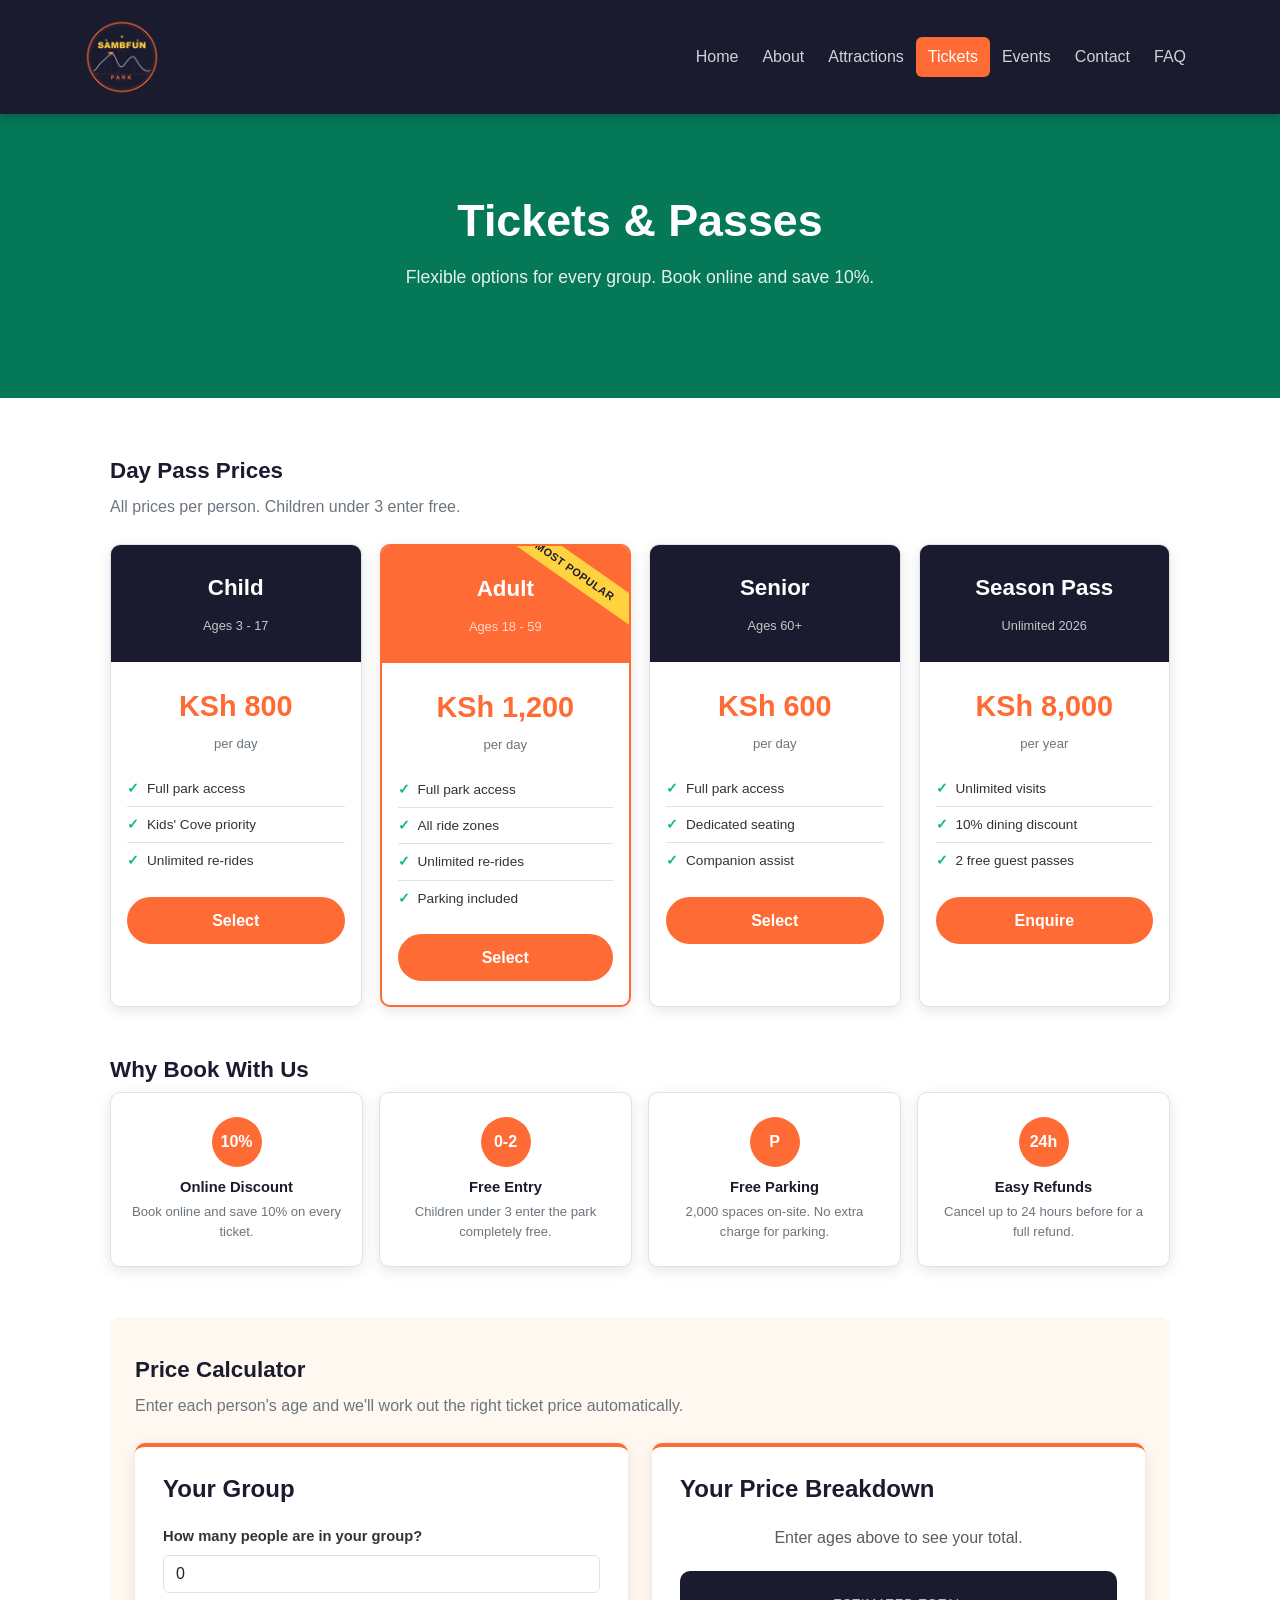
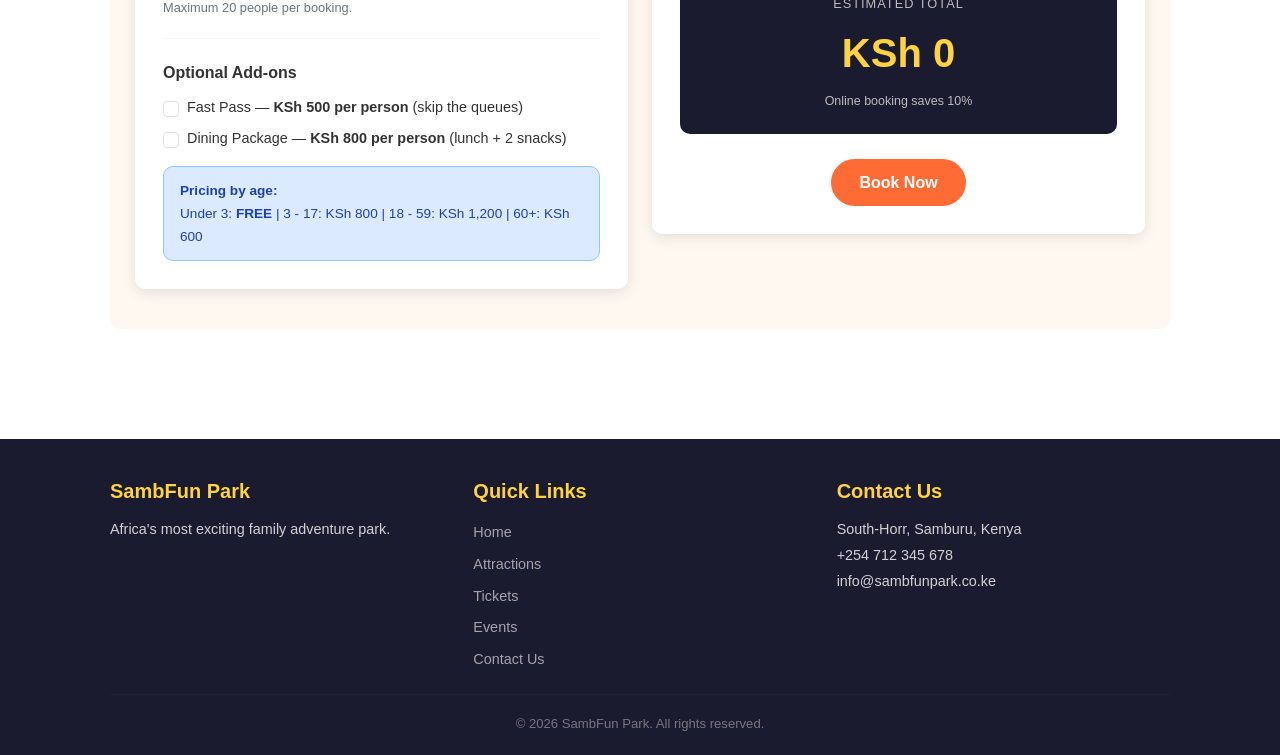
<file: tickets.html>
<!DOCTYPE html>
<html lang="en">
<head>
  <meta charset="UTF-8">
  <meta name="viewport" content="width=device-width, initial-scale=1.0">
  <title>Tickets &amp; Passes — SambFun Park</title>
  <link href="https://cdn.jsdelivr.net/npm/bootstrap@5.3.3/dist/css/bootstrap.min.css" rel="stylesheet">
  <link rel="stylesheet" href="css/styles.css">
</head>
<body>

  <!-- NAVBAR -->
  <nav class="navbar navbar-expand-lg sticky-top">
    <div class="container">
      <a class="navbar-brand" href="index.html">
        <img src="images/sambfun_park_logo.png" alt="SambFun Park Logo" class="brand-logo">
      </a>
      <button class="navbar-toggler" type="button"
              data-bs-toggle="collapse" data-bs-target="#navMenu">
        <span class="navbar-toggler-icon"></span>
      </button>
      <div class="collapse navbar-collapse" id="navMenu">
        <ul class="navbar-nav ms-auto">
          <li class="nav-item"><a class="nav-link"        href="index.html">Home</a></li>
          <li class="nav-item"><a class="nav-link"        href="about.html">About</a></li>
          <li class="nav-item"><a class="nav-link"        href="attractions.html">Attractions</a></li>
          <li class="nav-item"><a class="nav-link active" href="tickets.html">Tickets</a></li>
          <li class="nav-item"><a class="nav-link"        href="events.html">Events</a></li>
          <li class="nav-item"><a class="nav-link"        href="contactForm.html">Contact</a></li>
          <li class="nav-item"><a class="nav-link"        href="faq.html">FAQ</a></li>
        </ul>
      </div>
    </div>
  </nav>


  <!-- HERO BANNER -->
  <header class="hero hero-tickets">
    <div class="hero-content">
      <h1 class="hero-title">Tickets &amp; Passes</h1>
      <p class="hero-subtitle">Flexible options for every group. Book online and save 10%.</p>
    </div>
  </header>


  <!-- MAIN CONTENT -->
  <main class="page-wrapper">

    <!-- ========== PRICING CARDS ========== -->
    <section class="tickets-section">
      <h2 class="section-title">Day Pass Prices</h2>
      <p class="section-sub">All prices per person. Children under 3 enter free.</p>

      <div class="pricing-grid">

        <!-- Child ticket -->
        <div class="pricing-card">
          <div class="pricing-header pricing-header-dark">
            <span class="pricing-icon">Child</span>
            <span class="pricing-age">Ages 3 - 17</span>
          </div>
          <div class="pricing-body">
            <div class="pricing-amount">KSh 800</div>
            <span class="pricing-period">per day</span>
            <ul class="pricing-features">
              <li class="pricing-feature">Full park access</li>
              <li class="pricing-feature">Kids' Cove priority</li>
              <li class="pricing-feature">Unlimited re-rides</li>
            </ul>
            <a href="#ticketCalculator" class="btn-park pricing-cta">Select</a>
          </div>
        </div>

        <!-- Adult ticket (highlighted) -->
        <div class="pricing-card pricing-card-featured">
          <div class="pricing-ribbon">Most Popular</div>
          <div class="pricing-header pricing-header-orange">
            <span class="pricing-icon">Adult</span>
            <span class="pricing-age">Ages 18 - 59</span>
          </div>
          <div class="pricing-body">
            <div class="pricing-amount">KSh 1,200</div>
            <span class="pricing-period">per day</span>
            <ul class="pricing-features">
              <li class="pricing-feature">Full park access</li>
              <li class="pricing-feature">All ride zones</li>
              <li class="pricing-feature">Unlimited re-rides</li>
              <li class="pricing-feature">Parking included</li>
            </ul>
            <a href="#ticketCalculator" class="btn-park pricing-cta">Select</a>
          </div>
        </div>

        <!-- Senior ticket -->
        <div class="pricing-card">
          <div class="pricing-header pricing-header-dark">
            <span class="pricing-icon">Senior</span>
            <span class="pricing-age">Ages 60+</span>
          </div>
          <div class="pricing-body">
            <div class="pricing-amount">KSh 600</div>
            <span class="pricing-period">per day</span>
            <ul class="pricing-features">
              <li class="pricing-feature">Full park access</li>
              <li class="pricing-feature">Dedicated seating</li>
              <li class="pricing-feature">Companion assist</li>
            </ul>
            <a href="#ticketCalculator" class="btn-park pricing-cta">Select</a>
          </div>
        </div>

        <!-- Season Pass -->
        <div class="pricing-card">
          <div class="pricing-header pricing-header-dark">
            <span class="pricing-icon">Season Pass</span>
            <span class="pricing-age">Unlimited 2026</span>
          </div>
          <div class="pricing-body">
            <div class="pricing-amount">KSh 8,000</div>
            <span class="pricing-period">per year</span>
            <ul class="pricing-features">
              <li class="pricing-feature">Unlimited visits</li>
              <li class="pricing-feature">10% dining discount</li>
              <li class="pricing-feature">2 free guest passes</li>
            </ul>
            <a href="contactForm.html" class="btn-park pricing-cta">Enquire</a>
          </div>
        </div>

      </div>
    </section>


    <!-- ========== TICKET PERKS (why book with us) ========== -->
    <section class="tickets-section">
      <h2 class="section-title">Why Book With Us</h2>
      <div class="perks-grid">
        <div class="perk-card">
          <div class="perk-icon">10%</div>
          <h6 class="perk-title">Online Discount</h6>
          <p class="perk-text">Book online and save 10% on every ticket.</p>
        </div>
        <div class="perk-card">
          <div class="perk-icon">0-2</div>
          <h6 class="perk-title">Free Entry</h6>
          <p class="perk-text">Children under 3 enter the park completely free.</p>
        </div>
        <div class="perk-card">
          <div class="perk-icon">P</div>
          <h6 class="perk-title">Free Parking</h6>
          <p class="perk-text">2,000 spaces on-site. No extra charge for parking.</p>
        </div>
        <div class="perk-card">
          <div class="perk-icon">24h</div>
          <h6 class="perk-title">Easy Refunds</h6>
          <p class="perk-text">Cancel up to 24 hours before for a full refund.</p>
        </div>
      </div>
    </section>


    <!-- ========== AGE-BASED TICKET CALCULATOR ========== -->
    <section class="tickets-section tickets-section-alt" id="ticketCalculator">
      <h2 class="section-title">Price Calculator</h2>
      <p class="section-sub">Enter each person's age and we'll work out the right ticket price automatically.</p>

      <div class="calc-layout">

        <!-- INPUT SIDE -->
        <div class="calc-input-side">
          <div class="calc-box">
            <h4 class="calc-heading">Your Group</h4>

            <div id="ticketCalculator">

              <div class="calc-field">
                <label for="groupSize" class="calc-label">How many people are in your group?</label>
                <input type="number" id="groupSize" class="form-control"
                       value="0" min="0" max="20" placeholder="e.g. 4">
                <span class="calc-hint">Maximum 20 people per booking.</span>
                <div class="invalid-feedback"></div>
              </div>

              <div id="ageInputs"></div>

              <hr class="calc-divider">
              <p class="calc-addon-title">Optional Add-ons</p>

              <div class="calc-checkbox">
                <input type="checkbox" id="addFastPass" class="form-check-input">
                <label for="addFastPass" class="calc-checkbox-label">
                  Fast Pass — <strong>KSh 500 per person</strong> (skip the queues)
                </label>
              </div>

              <div class="calc-checkbox">
                <input type="checkbox" id="addDining" class="form-check-input">
                <label for="addDining" class="calc-checkbox-label">
                  Dining Package — <strong>KSh 800 per person</strong> (lunch + 2 snacks)
                </label>
              </div>

              <div class="calc-pricing-note">
                <strong>Pricing by age:</strong><br>
                Under 3: <strong>FREE</strong> |
                3 - 17: KSh 800 |
                18 - 59: KSh 1,200 |
                60+: KSh 600
              </div>

            </div>
          </div>
        </div>

        <!-- TOTAL SIDE -->
        <div class="calc-total-side">
          <div class="calc-box">
            <h4 class="calc-heading">Your Price Breakdown</h4>

            <div id="priceBreakdown">
              <p class="calc-empty-msg">Enter your group size to begin.</p>
            </div>

            <div class="total-box">
              <span class="total-label">Estimated Total</span>
              <div class="total-amount" id="totalAmount">KSh 0</div>
              <span class="total-note">Online booking saves 10%</span>
            </div>

            <div class="cta-block">
              <a href="contactForm.html" class="btn-park">Book Now</a>
            </div>
          </div>
        </div>

      </div>
    </section>

  </main>


  <!-- FOOTER -->
  <footer class="site-footer">
    <div class="footer-container">
      <div class="footer-grid">
        <div class="footer-col">
          <h5 class="footer-heading">SambFun Park</h5>
          <p class="footer-text">Africa's most exciting family adventure park.</p>
        </div>
        <div class="footer-col">
          <h5 class="footer-heading">Quick Links</h5>
          <a href="index.html"       class="footer-link">Home</a>
          <a href="attractions.html" class="footer-link">Attractions</a>
          <a href="tickets.html"     class="footer-link">Tickets</a>
          <a href="events.html"      class="footer-link">Events</a>
          <a href="contactForm.html" class="footer-link">Contact Us</a>
        </div>
        <div class="footer-col">
          <h5 class="footer-heading">Contact Us</h5>
          <p class="footer-text">
            South-Horr, Samburu, Kenya<br>
            +254 712 345 678<br>
            info@sambfunpark.co.ke
          </p>
        </div>
      </div>
      <hr class="footer-divider">
      <p class="footer-copyright">&copy; 2026 SambFun Park. All rights reserved.</p>
    </div>
  </footer>

  <script src="https://cdn.jsdelivr.net/npm/bootstrap@5.3.3/dist/js/bootstrap.bundle.min.js"></script>
  <script src="js/script.js"></script>
</body>
</html>
</file>
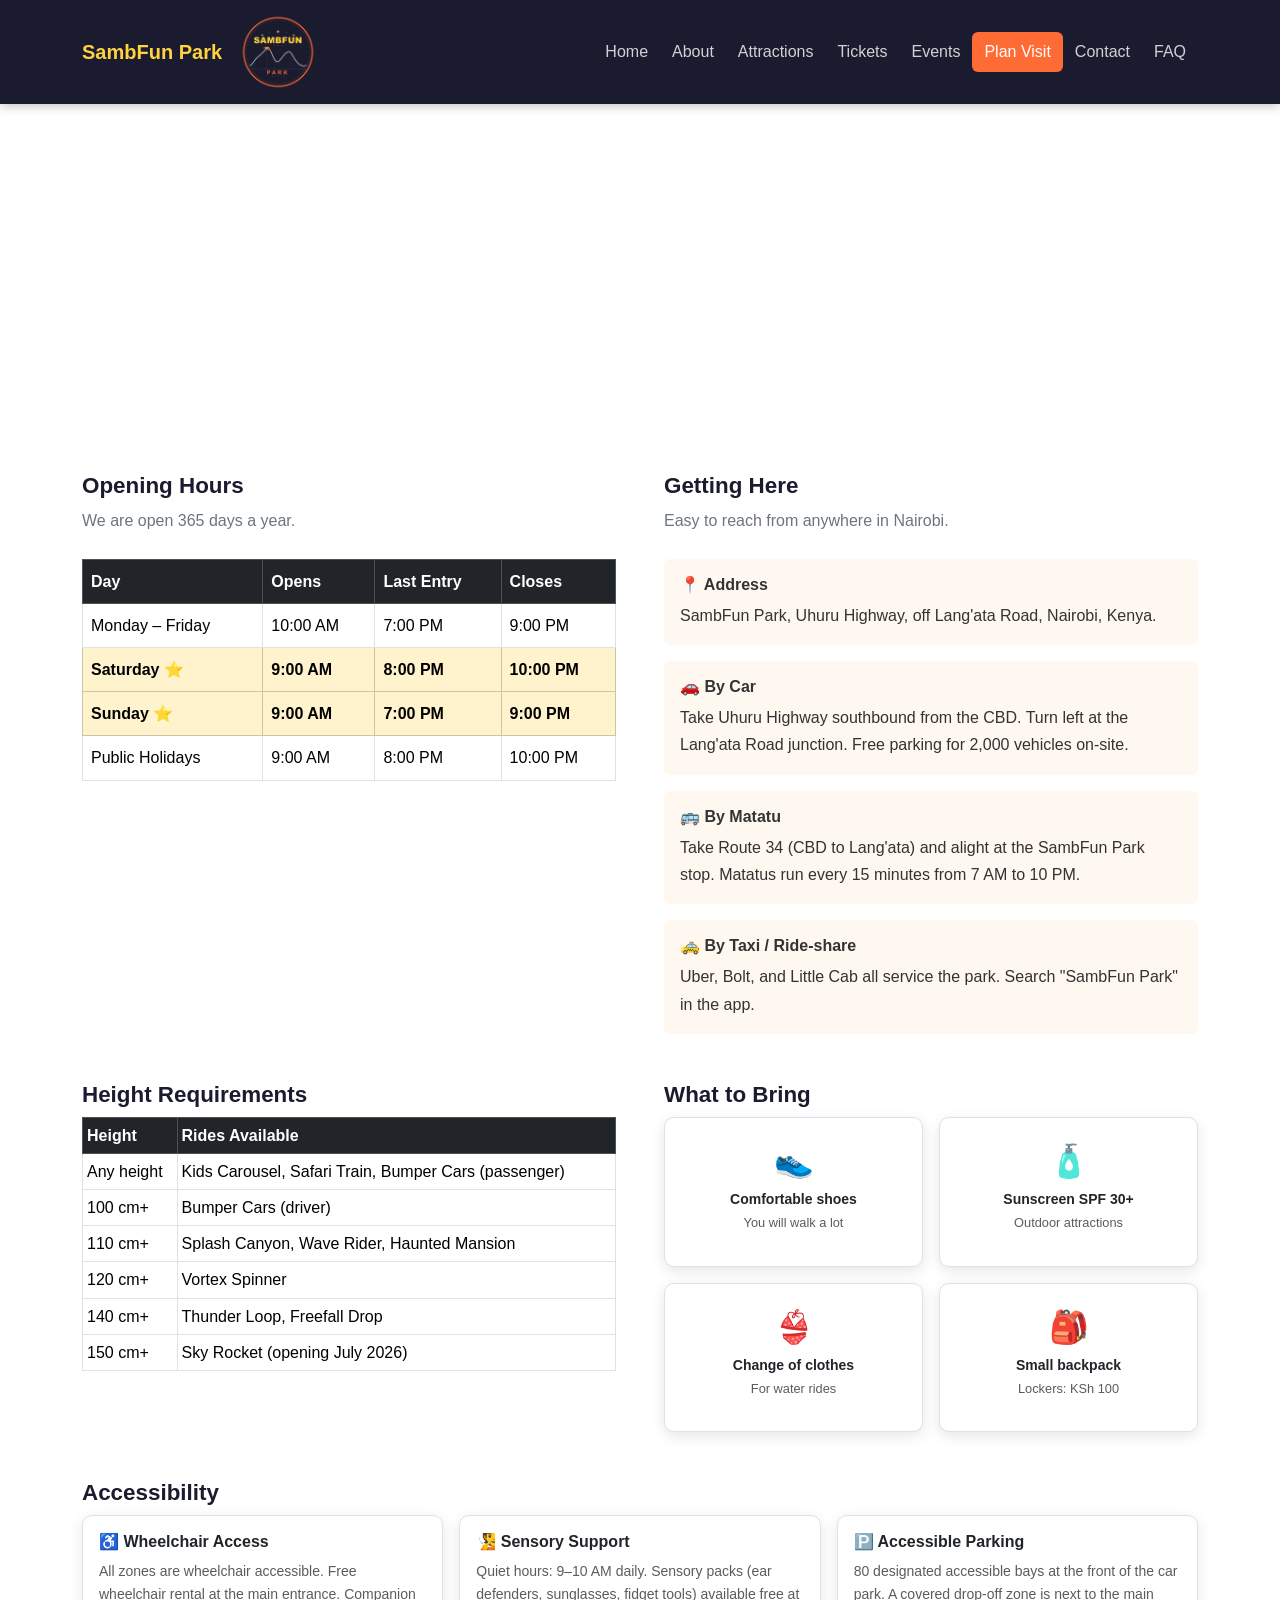
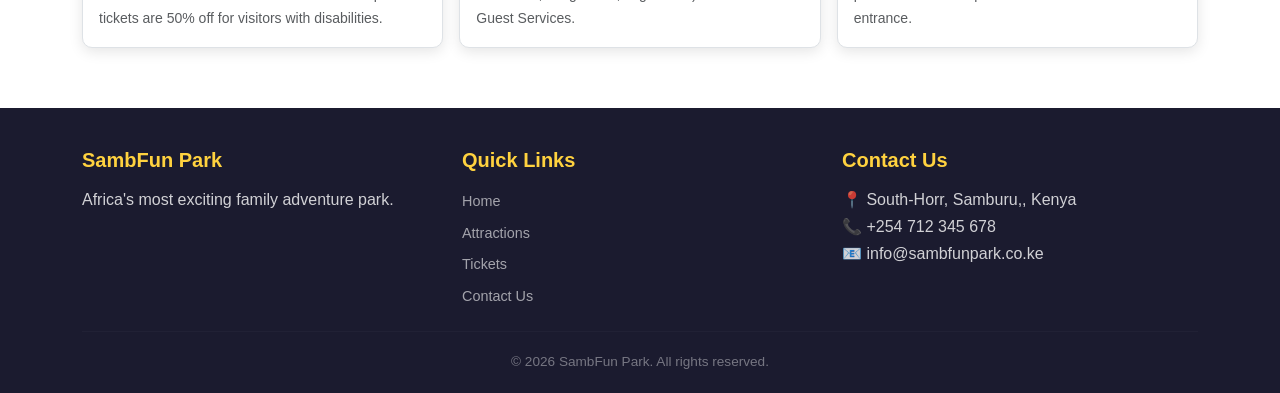
<file: visit.html>
<!DOCTYPE html>
<html lang="en">
<head>
  <meta charset="UTF-8">
  <meta name="viewport" content="width=device-width, initial-scale=1.0">
  <title>Plan Your Visit &mdash; SambFun Park</title>
  <link href="https://cdn.jsdelivr.net/npm/bootstrap@5.3.3/dist/css/bootstrap.min.css" rel="stylesheet">
  <link rel="stylesheet" href="css/styles.css">
</head>
<body>
  <nav class="navbar navbar-expand-lg sticky-top">
    <div class="container">
      <a class="navbar-brand" href="index.html"> SambFun Park</a>
       <img src="images/sambfun_park_logo.png" alt="SambFun Park Logo" class ="brand-logo">
      <button class="navbar-toggler" type="button" data-bs-toggle="collapse" data-bs-target="#navMenu">
        <span class="navbar-toggler-icon"></span>
      </button>
      <div class="collapse navbar-collapse" id="navMenu">
        <ul class="navbar-nav ms-auto">
          <li class="nav-item"><a class="nav-link" href="index.html">Home</a></li>
          <li class="nav-item"><a class="nav-link" href="about.html">About</a></li>
          <li class="nav-item"><a class="nav-link" href="attractions.html">Attractions</a></li>
          <li class="nav-item"><a class="nav-link" href="tickets.html">Tickets</a></li>
          <li class="nav-item"><a class="nav-link" href="events.html">Events</a></li>
          <li class="nav-item"><a class="nav-link active" href="visit.html">Plan Visit</a></li>
          <li class="nav-item"><a class="nav-link" href="contactForm.html">Contact</a></li>
          <li class="nav-item"><a class="nav-link" href="faq.html">FAQ</a></li>
          
        </ul>
      </div>
    </div>
  </nav>
  <header class="hero hero-visit">
    <div class="container">
      <h1>Plan Your Visit</h1>
      <p class="lead">Everything you need to know before you arrive &mdash; hours, directions, and accessibility.</p>
    </div>
  </header>
  <main class="section">
    <div class="container">
      <div class="row g-5">
        <div class="col-lg-6">
          <h2 class="section-title">Opening Hours</h2>
          <p class="section-sub">We are open 365 days a year.</p>
          <table class="table table-bordered">
            <thead class="table-dark">
              <tr><th>Day</th><th>Opens</th><th>Last Entry</th><th>Closes</th></tr>
            </thead>
            <tbody>
              <tr><td>Monday &ndash; Friday</td><td>10:00 AM</td><td>7:00 PM</td><td>9:00 PM</td></tr>
              <tr class="table-warning fw-bold"><td>Saturday ⭐</td><td>9:00 AM</td><td>8:00 PM</td><td>10:00 PM</td></tr>
              <tr class="table-warning fw-bold"><td>Sunday ⭐</td><td>9:00 AM</td><td>7:00 PM</td><td>9:00 PM</td></tr>
              <tr><td>Public Holidays</td><td>9:00 AM</td><td>8:00 PM</td><td>10:00 PM</td></tr>
            </tbody>
          </table>
        </div>
        <div class="col-lg-6">
          <h2 class="section-title">Getting Here</h2>
          <p class="section-sub">Easy to reach from anywhere in Nairobi.</p>
          <div class="mb-3 p-3 rounded" style="background:#FFF8F0;">
            <h6 class="fw-bold">📍 Address</h6>
            <p class="mb-0">SambFun Park, Uhuru Highway, off Lang'ata Road, Nairobi, Kenya.</p>
          </div>
          <div class="mb-3 p-3 rounded" style="background:#FFF8F0;">
            <h6 class="fw-bold">🚗 By Car</h6>
            <p class="mb-0">Take Uhuru Highway southbound from the CBD. Turn left at the Lang'ata Road junction. Free parking for 2,000 vehicles on-site.</p>
          </div>
          <div class="mb-3 p-3 rounded" style="background:#FFF8F0;">
            <h6 class="fw-bold">🚌 By Matatu</h6>
            <p class="mb-0">Take Route 34 (CBD to Lang'ata) and alight at the SambFun Park stop. Matatus run every 15 minutes from 7 AM to 10 PM.</p>
          </div>
          <div class="p-3 rounded" style="background:#FFF8F0;">
            <h6 class="fw-bold">🚕 By Taxi / Ride-share</h6>
            <p class="mb-0">Uber, Bolt, and Little Cab all service the park. Search "SambFun Park" in the app.</p>
          </div>
        </div>
        <div class="col-lg-6">
          <h2 class="section-title">Height Requirements</h2>
          <table class="table table-sm table-bordered">
            <thead class="table-dark"><tr><th>Height</th><th>Rides Available</th></tr></thead>
            <tbody>
              <tr><td>Any height</td><td>Kids Carousel, Safari Train, Bumper Cars (passenger)</td></tr>
              <tr><td>100 cm+</td><td>Bumper Cars (driver)</td></tr>
              <tr><td>110 cm+</td><td>Splash Canyon, Wave Rider, Haunted Mansion</td></tr>
              <tr><td>120 cm+</td><td>Vortex Spinner</td></tr>
              <tr><td>140 cm+</td><td>Thunder Loop, Freefall Drop</td></tr>
              <tr><td>150 cm+</td><td>Sky Rocket (opening July 2026)</td></tr>
            </tbody>
          </table>
        </div>
        <div class="col-lg-6">
          <h2 class="section-title">What to Bring</h2>
          <div class="row g-3">
            <div class="col-6"><div class="card park-card p-3 text-center"><div style="font-size:2rem;">👟</div><p class="mb-0 fw-bold small">Comfortable shoes</p><p class="text-muted" style="font-size:0.8rem;">You will walk a lot</p></div></div>
            <div class="col-6"><div class="card park-card p-3 text-center"><div style="font-size:2rem;">🧴</div><p class="mb-0 fw-bold small">Sunscreen SPF 30+</p><p class="text-muted" style="font-size:0.8rem;">Outdoor attractions</p></div></div>
            <div class="col-6"><div class="card park-card p-3 text-center"><div style="font-size:2rem;">👙</div><p class="mb-0 fw-bold small">Change of clothes</p><p class="text-muted" style="font-size:0.8rem;">For water rides</p></div></div>
            <div class="col-6"><div class="card park-card p-3 text-center"><div style="font-size:2rem;">🎒</div><p class="mb-0 fw-bold small">Small backpack</p><p class="text-muted" style="font-size:0.8rem;">Lockers: KSh 100</p></div></div>
          </div>
        </div>
        <div class="col-12">
          <h2 class="section-title">Accessibility</h2>
          <div class="row g-3">
            <div class="col-md-4"><div class="card park-card p-3"><h6 class="fw-bold">♿ Wheelchair Access</h6><p class="mb-0 text-muted small">All zones are wheelchair accessible. Free wheelchair rental at the main entrance. Companion tickets are 50% off for visitors with disabilities.</p></div></div>
            <div class="col-md-4"><div class="card park-card p-3"><h6 class="fw-bold">🧏 Sensory Support</h6><p class="mb-0 text-muted small">Quiet hours: 9&ndash;10 AM daily. Sensory packs (ear defenders, sunglasses, fidget tools) available free at Guest Services.</p></div></div>
            <div class="col-md-4"><div class="card park-card p-3"><h6 class="fw-bold">🅿️ Accessible Parking</h6><p class="mb-0 text-muted small">80 designated accessible bays at the front of the car park. A covered drop-off zone is next to the main entrance.</p></div></div>
          </div>
        </div>
      </div>
    </div>
  </main>
  <footer class="site-footer">
    <div class="container">
      <div class="row g-4">
        <div class="col-md-4"><h5>SambFun Park</h5><p>Africa's most exciting family adventure park.</p></div>
        <div class="col-md-4"><h5>Quick Links</h5><a href="index.html">Home</a><a href="attractions.html">Attractions</a><a href="tickets.html">Tickets</a><a href="contactForm.html">Contact Us</a></div>
        <div class="col-md-4"><h5>Contact Us</h5><p>📍 South-Horr, Samburu,, Kenya<br>📞 +254 712 345 678<br>📧 info@sambfunpark.co.ke</p></div>
      </div>
      <hr class="footer-hr">
      <p class="text-center mb-0" style="font-size:0.85rem;color:rgba(255,255,255,0.4);">&copy; 2026 SambFun Park. All rights reserved.</p>
    </div>
  </footer>
  <script src="https://cdn.jsdelivr.net/npm/bootstrap@5.3.3/dist/js/bootstrap.bundle.min.js"></script>
  <script src="js/script.js"></script>
</body>
</html>
</file>
<file: css/styles.css>
/* ── 1. COLOUR VARIABLES ──────────────────────────────────────
   Change any hex value here and the whole site updates.       */
:root {
  --primary:   #FF6B35;   /* Orange  – main brand colour       */
  --dark:      #1B1B2F;   /* Navy    – navbar & footer         */
  --yellow:    #FFD23F;   /* Gold    – accents & highlights    */
  --light-bg:  #FFF8F0;   /* Cream   – alternate sections      */
  --text:      #333333;   /* Near-black body copy              */
  --muted:     #6c757d;   /* Grey    – secondary text          */
  --border:    #dee2e6;   /* Default border colour             */
  --radius:    10px;      /* Standard border radius            */
  --shadow:    0 4px 14px rgba(0,0,0,0.10);  /* Card shadow   */
  --transition: all 0.3s ease;               /* Hover speed   */
}


/* ── 2. BASE / BODY ───────────────────────────────────────── */
body {
  font-family: Arial, sans-serif;
  color: var(--text);
  background-color: #ffffff;
  line-height: 1.7;
}

img {
  max-width: 100%;
  height: 60px;
}

a {
  color: var(--primary);
  transition: var(--transition);
}


/* ── 3. NAVBAR ────────────────────────────────────────────────
   Bootstrap sets the structure; we only change colours here.  */
.navbar {
  background-color: var(--dark) !important;
  padding: 0.75rem 0;
  box-shadow: 0 2px 10px rgba(0,0,0,0.25);
}

/* Brand / logo text */
.navbar .navbar-brand {
  color: var(--yellow) !important;
  font-weight: 700;
  font-size: 1.25rem;
}

/* Navigation links */
.navbar .nav-link {
  color: rgba(255,255,255,0.80) !important;
  border-radius: 6px;
  padding: 0.4rem 0.75rem !important;
  transition: var(--transition);
}

/* Highlight hovered or current-page link */
.navbar .nav-link:hover,
.navbar .nav-link.active {
  background-color: var(--primary);
  color: #ffffff !important;
}


/* ── 4. HERO BANNERS ─────────────────────────────────────────
   Every page has a full-width banner at the top.
   .hero sets the shared styles.
   .hero-home, .hero-about … etc set the unique background.    */
.hero {
  padding: 80px 0;
  text-align: center;
  color: #ffffff;
}

.hero h1 {
  font-size: 2.8rem;
  font-weight: 800;
  margin-bottom: 15px;
}

.hero p.lead {
  font-size: 1.1rem;
  opacity: 0.9;
  max-width: 600px;
  margin: 0 auto 20px;
}

/* Per-page hero background colours */
.hero-home      { background-color: #FF6B35; }   /* Orange  */
.hero-about     { background-color: #1B1B2F; }   /* Navy    */
.hero-attract   { background-color: #6D28D9; }   /* Purple  */
.hero-tickets   { background-color: #047857; }   /* Green   */
.hero-events    { background-color: #B91C1C; }   /* Red     */
.hero-contact   { background-color: #374151; }   /* Slate   */
.hero-faq       { background-color: #1D4ED8; }   /* Blue    */


/* ── 5. SECTION HELPERS ──────────────────────────────────────*/
.section {
  padding: 60px 0;
}

/* Alternate sections get the warm cream background */
.section-alt {
  padding: 60px 0;
  background-color: var(--light-bg);
}

.section-title {
  font-size: 1.9rem;
  font-weight: 800;
  color: var(--dark);
  margin-bottom: 6px;
}

.section-sub {
  color: var(--muted);
  margin-bottom: 30px;
}


/* ── 6. CARDS ────────────────────────────────────────────────
   Used on rides, events, food, team members, etc.
   Bootstrap's .card gives the white box.
   .park-card adds our shadow and hover lift.                  */
.park-card {
  border: 1px solid var(--border);
  border-radius: var(--radius);
  box-shadow: var(--shadow);
  transition: var(--transition);
  background-color: #fff;
}

/* Only apply equal-height when cards are inside a Bootstrap row */
.row .park-card {
  height: 100%;
}

.park-card:hover {
  transform: translateY(-5px);    /* Card lifts when hovered  */
  box-shadow: 0 10px 24px rgba(0,0,0,0.15);
}


/* ── 7. BUTTONS ──────────────────────────────────────────────*/
/* Filled orange button */
.btn-park {
  background-color: var(--primary);
  color: #ffffff;
  border: none;
  border-radius: 25px;
  padding: 10px 28px;
  font-weight: 700;
  display: inline-block;
  text-decoration: none;
  transition: var(--transition);
  cursor: pointer;
}

.btn-park:hover {
  background-color: #e55a24;
  color: #ffffff;
  transform: translateY(-2px);
}

/* Outline orange button */
.btn-park-outline {
  border: 2px solid var(--primary);
  color: var(--primary);
  border-radius: 25px;
  padding: 9px 26px;
  font-weight: 700;
  background: transparent;
  display: inline-block;
  text-decoration: none;
  transition: var(--transition);
}

.btn-park-outline:hover {
  background-color: var(--primary);
  color: #ffffff;
}


/* ── 8. SIDEBAR (Homepage only) ──────────────────────────────
   Flexbox two-column layout: main content left, sidebar right.
   On mobile the sidebar stacks below (see responsive section). */
.page-layout {
  display: flex;
  gap: 30px;
  align-items: flex-start;
}

.main-content {
  flex: 1;       /* Takes up all remaining space */
  min-width: 0;  /* Prevents overflow in flex children */
}

.sidebar {
  width: 270px;
  flex-shrink: 0;   /* Sidebar won't shrink when space is tight */
}

/* Individual sidebar boxes */
.sidebar-card {
  background: #ffffff;
  border: 1px solid var(--border);
  border-radius: var(--radius);
  padding: 18px;
  margin-bottom: 20px;
  box-shadow: var(--shadow);
}

/* Sidebar card heading with orange underline */
.sidebar-heading {
  font-weight: 700;
  font-size: 0.92rem;
  border-bottom: 2px solid var(--primary);
  padding-bottom: 8px;
  margin-bottom: 12px;
  color: var(--dark);
}

/* Each row in the stats list */
.stat-row {
  display: flex;
  justify-content: space-between;   /* Label left, value right */
  padding: 6px 0;
  border-bottom: 1px solid #f0f0f0;
  font-size: 0.9rem;
}
.stat-row:last-child {
  border-bottom: none;
}

/* Open/closed badge inside sidebar */
.open-badge {
  margin-top: 10px;
  background-color: #d1fae5;
  color: #065f46;
  text-align: center;
  padding: 5px;
  border-radius: 6px;
  font-size: 0.85rem;
  font-weight: 700;
}

/* Quick link buttons in sidebar */
.quick-link {
  display: block;
  padding: 8px 12px;
  background: #f8f9fa;
  border: 1px solid var(--border);
  border-radius: 6px;
  text-decoration: none;
  color: var(--text);
  font-size: 0.9rem;
  margin-bottom: 6px;
  transition: var(--transition);
}
.quick-link:hover {
  background-color: var(--primary);
  color: #ffffff;
  border-color: var(--primary);
}


/* ── 9. RIDE FILTER (attractions.html) ───────────────────────
   The filter bar contains groups of buttons.
   JS adds/removes .active when a button is clicked.
   .hidden on a ride card means display:none.                  */
.filter-bar {
  background-color: var(--light-bg);
  border: 1px solid var(--border);
  border-radius: var(--radius);
  padding: 20px 24px;
  margin-bottom: 28px;
}

.filter-label {
  font-weight: 700;
  font-size: 0.8rem;
  text-transform: uppercase;
  letter-spacing: 0.5px;
  color: var(--dark);
  display: block;
  margin-bottom: 8px;
}

.filter-btn {
  border: 2px solid var(--border);
  background: #ffffff;
  border-radius: 20px;
  padding: 5px 16px;
  font-size: 0.85rem;
  font-weight: 600;
  cursor: pointer;
  margin: 3px;
  transition: var(--transition);
}
.filter-btn:hover,
.filter-btn.active {
  background-color: var(--primary);
  color: #ffffff;
  border-color: var(--primary);
}

/* JS toggles this class to hide non-matching ride cards */
.ride-card.hidden {
  display: none;
}

/* Shown by JS when no rides match the selected filters */
#no-results {
  display: none;
  text-align: center;
  padding: 40px;
  color: var(--muted);
  font-size: 1.1rem;
}


/* ── 10. THRILL-LEVEL BADGES ─────────────────────────────────
   Small coloured pills shown on each ride card.              */
.badge-mild {
  background-color: #10B981;
  color: #ffffff;
  padding: 3px 10px;
  border-radius: 20px;
  font-size: 0.75rem;
  font-weight: 700;
}
.badge-moderate {
  background-color: #272ca9;
  color: #ffffff;
  padding: 3px 10px;
  border-radius: 20px;
  font-size: 0.75rem;
  font-weight: 700;
}
.badge-extreme {
  background-color: #EF4444;
  color: #ffffff;
  padding: 3px 10px;
  border-radius: 20px;
  font-size: 0.75rem;
  font-weight: 700;
}


/* ── 11. TICKET CALCULATOR (tickets.html) ───────────────────
   A white box with an orange top border holds the inputs.
   The running total sits in a dark box below.               */
.calc-box {
  background: #ffffff;
  border-radius: var(--radius);
  padding: 28px;
  box-shadow: var(--shadow);
  border-top: 4px solid var(--primary);
}

.total-box {
  background-color: var(--dark);
  color: #ffffff;
  border-radius: var(--radius);
  padding: 22px;
  text-align: center;
  margin-top: 20px;
}

/* The big price number in the total box */
.total-amount {
  font-size: 2.5rem;
  font-weight: 800;
  color: var(--yellow);
}


/* ── 12. CONTACT FORM (contactForm.html) ────────────────────
   Bootstrap adds red borders via .is-invalid.
   We hide/show the success message with JS.                 */
.form-box {
  background: #c7c7c7;
  border-radius: var(--radius);
  padding: 30px;
  box-shadow: var(--shadow);
}

/* Override Bootstrap's focus glow to match our orange brand */
.form-control:focus,
.form-select:focus {
  border-color: var(--primary);
  box-shadow: 0 0 0 0.2rem rgba(255,107,53,0.20);
}

/* Error text shown below invalid fields */
.invalid-feedback {
  font-size: 0.8rem;
  font-weight: 500;
}

/* Success message – hidden until JS reveals it */
#successMsg {
  display: none;
  background: #d1fae5;
  border: 2px solid #10b981;
  border-radius: var(--radius);
  padding: 30px;
  text-align: center;
}


/* ── 13. FAQ ACCORDION (faq.html) ───────────────────────────
   Bootstrap handles the expand/collapse behaviour.
   We override colours to match our brand.                   */
.accordion-button {
  font-weight: 600;
  color: var(--dark);
}

/* The open/expanded state */
.accordion-button:not(.collapsed) {
  color: var(--primary);
  background-color: #fff5f0;
  box-shadow: none;
}

.accordion-item {
  border: 1px solid var(--border);
  border-radius: var(--radius) !important;
  margin-bottom: 10px;
  overflow: hidden;
}


/* ── 14. FOOTER ──────────────────────────────────────────────*/
.site-footer {
  background-color: var(--dark);
  color: rgba(255,255,255,0.80);
  padding: 40px 0 20px;
}

.site-footer h5 {
  color: var(--yellow);
  font-weight: 700;
  margin-bottom: 14px;
}

.site-footer a {
  color: rgba(255,255,255,0.60);
  text-decoration: none;
  display: block;
  line-height: 2.2;
  font-size: 0.9rem;
  transition: var(--transition);
}
.site-footer a:hover {
  color: var(--primary);
}

.site-footer hr {
  border-color: rgba(255,255,255,0.10);
  margin: 18px 0;
}

.site-footer .copyright {
  color: rgba(255,255,255,0.40);
  font-size: 0.82rem;
}


/* ── 15. RESPONSIVE OVERRIDES ────────────────────────────────
   Bootstrap handles most responsiveness via its grid.
   We handle the sidebar and hero text here.                 */

/* Tablet and below (≤ 992px) */
@media (max-width: 992px) {
  .sidebar {
    width: 100%;    /* Sidebar becomes full width */
  }
  .page-layout {
    flex-direction: column;   /* Stack sidebar below content */
  }
}

/* Mobile (≤ 768px) */
@media (max-width: 768px) {
  .hero h1   { font-size: 1.9rem; }
  .hero       { padding: 50px 0;  }
  .section-title { font-size: 1.6rem; }
}

/* Small phones (≤ 480px) */
@media (max-width: 480px) {
  .hero h1 { font-size: 1.6rem; }
}
/* /*this is the newer and a simpler version of css For contactForm. */
/* Simplified form helpers */
.form-group {
  margin-bottom: 1.2rem;
}

.form-label {
  font-weight: 600;
  display: block;
  margin-bottom: 0.4rem;
  color: var(--dark);
}

.input-field,
.select-field,
.textarea-field {
  width: 100%;
  padding: 10px;
  border: 1px solid var(--border);
  border-radius: var(--radius);
  font-size: 1rem;
  transition: var(--transition);
}

.input-field:focus,
.select-field:focus,
.textarea-field:focus {
  border-color: var(--primary);
  box-shadow: 0 0 0 0.2rem rgba(255,107,53,0.20);
  outline: none;
}

.full-width {
  width: 100%;
}

.section-title {
  font-size: 1.4rem;
  font-weight: 700;
  margin-bottom: 0.5rem;
}

.section-sub {
  color: var(--muted);
  margin-bottom: 1.5rem;
}

.muted-text {
  color: var(--muted);
  font-size: 0.9rem;
}
/* Sidebar container (replaces col-lg-5) */
.sidebar {
  width: 100%;
  max-width: 400px;   /* adjust as needed */
  margin-left: auto;
  margin-right: auto;
}

/* Sidebar box styling */
.sidebar-box {
  background: #fff;
  border: 1px solid var(--border);
  border-radius: var(--radius);
  padding: 24px;
  box-shadow: var(--shadow);
}

/* Sidebar section title */
.sidebar-title {
  text-transform: uppercase;
  font-weight: 700;
  font-size: 0.85rem;
  letter-spacing: 1px;
  color: var(--primary);
  margin-bottom: 8px;
}

/* Sidebar heading */
.sidebar-heading {
  font-size: 1.2rem;
  font-weight: 700;
  margin-bottom: 16px;
  color: var(--dark);
}

/* Each item row */
.sidebar-item {
  display: flex;
  gap: 12px;
  padding: 12px 0;
  border-bottom: 1px solid var(--border);
}
.sidebar-item:last-child {
  border-bottom: none;
}

/* Number circle */
.sidebar-number {
  background: var(--primary);
  color: #fff;
  width: 36px;
  height: 36px;
  border-radius: 50%;
  text-align: center;
  line-height: 36px;
  font-weight: 700;
  flex-shrink: 0;
}

/* Item title */
.sidebar-item-title {
  font-weight: 600;
  margin-bottom: 4px;
}

/* Item text */
.sidebar-text {
  color: var(--muted);
  font-size: 0.9rem;
}
/* Contact page header */
.contactHeader {
  padding: 50px 0;              /* smaller vertical spacing */
  text-align: center;
  background-color: #180675;    /* slate background */
  color: #ffffff;
}

/* Header title */
.contactHeader-title {
  font-size: 1.8rem;            /* smaller than original 2.8rem */
  font-weight: 700;
  margin-bottom: 10px;
}

/* Header subtitle */
.contactHeader-subtitle {
  font-size: 0.95rem;           /* slightly smaller text */
  opacity: 0.9;
  max-width: 600px;
  margin: 0 auto 12px;
}
/*simpler version of about us css*/
.aboutHeader {
  padding: 50px 0;
  text-align: center;
  background-color: #0d0d7c; /* navy tone */
  color: #fff;
}

.aboutHeader-title {
  font-size: 2rem;
  font-weight: 700;
  margin-bottom: 10px;
}

.aboutHeader-subtitle {
  font-size: 1rem;
  opacity: 0.9;
  max-width: 600px;
  margin: 0 auto 12px;
}

/* Mission, Vision, Values boxes */
.aboutBox {
  background-color: #dee2e2;   /* light blue background */
  border: 1px solid #0361cc;   /* soft blue border */
  border-radius: var(--radius);
  padding: 24px;
  text-align: center;
  box-shadow: var(--shadow);
  transition: transform 0.3s ease, box-shadow 0.3s ease;
}

.aboutBox:hover {
  transform: translateY(-6px);   /* lift up slightly */
  box-shadow: 0 10px 24px rgba(0,0,0,0.15);
}

.aboutBox-img {
  width: 60px;
  height: 60px;
  margin: 0 auto 12px;
}

.aboutBox-title {
  font-size: 1.2rem;
  font-weight: 700;
  color: #1B1B2F;   /* dark navy text */
  margin-top: 10px;
}

.aboutBox-text {
  color: var(--dark);
  font-size: 0.95rem;
}
/*index page css*/
/* ================================================================
   CUSTOM HOMEPAGE CLASSES
   Replaces Bootstrap utility classes and inline styles
   ================================================================ */


/* ── Brand logo in navbar ─────────────────────────────────── */
.brand-logo {
  height: 80px;                      /* controls the logo size */
  width: auto;                       /* keeps the aspect ratio */
}


/* ── Hero content wrapper ─────────────────────────────────── */
.hero-content {
  max-width: 1100px;                 /* limits width on big screens */
  margin: 0 auto;                    /* centres it */
  padding: 0 20px;
}

.hero-title {
  font-size: 2.8rem;
  font-weight: 800;
  margin-bottom: 15px;
}

.hero-subtitle {
  font-size: 1.1rem;
  opacity: 0.9;
  max-width: 600px;
  margin: 0 auto 25px;
}


/* ── Page wrapper ─────────────────────────────────────────── */
.page-wrapper {
  max-width: 1100px;
  margin: 0 auto;
  padding: 60px 20px;
}


/* ── Section title with extra top space ───────────────────── */
.section-title-spaced {
  margin-top: 50px;
}


/* ── Ride grid (replaces Bootstrap row + col-md-6) ────────── */
.ride-grid {
  display: grid;                             /* CSS Grid layout */
  grid-template-columns: repeat(2, 1fr);     /* 2 equal columns */
  gap: 20px;                                 /* space between cards */
}

@media (max-width: 768px) {
  .ride-grid {
    grid-template-columns: 1fr;              /* 1 column on mobile */
  }
}


/* ── Ride card styling ────────────────────────────────────── */
.ride-card-home {
  padding: 0;                                /* image goes edge-to-edge */
  overflow: hidden;                          /* clips image to card radius */
  text-align: center;
}

/* The ride illustration image */
.ride-img {
  width: 100%;                               /* fills the card width */
  height: 180px;                             /* fixed height for consistency */
  object-fit: cover;                         /* crops to fill without stretching */
  display: block;                            /* removes gap below image */
}

/* Text content below the image needs padding */
.ride-card-home .ride-title,
.ride-card-home .ride-description,
.ride-card-home .ride-meta,
.ride-card-home .btn-learn-more,
.ride-card-home .badge-mild,
.ride-card-home .badge-moderate,
.ride-card-home .badge-extreme {
  margin-left: 16px;
  margin-right: 16px;
}

.ride-title {
  font-weight: 700;
  color: var(--dark);
  margin-top: 14px;
  margin-bottom: 8px;
}

.ride-description {
  color: var(--muted);
  font-size: 0.88rem;
  text-align: left;
  margin-bottom: 6px;
}

.ride-meta {
  color: var(--muted);
  font-size: 0.85rem;
  text-align: left;
  margin-bottom: 12px;
}


/* ── "Learn More" button ──────────────────────────────────── */
.btn-learn-more {
  display: block;
  margin: 0 16px 16px;                      /* matches card padding */
  padding: 8px 12px;
  border: 1px solid var(--primary);
  color: var(--primary);
  text-align: center;
  text-decoration: none;
  border-radius: 6px;
  font-size: 0.85rem;
  font-weight: 600;
  transition: background 0.3s, color 0.3s;
}

.btn-learn-more:hover {
  background-color: var(--primary);
  color: white;
}


/* ── CTA block (centres the button below sections) ────────── */
.cta-block {
  text-align: center;
  margin-top: 25px;
}


/* ── Event cards ──────────────────────────────────────────── */
.event-card {
  display: flex;                             /* side-by-side layout */
  gap: 15px;                                 /* space between date and text */
  align-items: flex-start;
  padding: 15px;
  background: white;
  border: 1px solid var(--border);
  border-radius: var(--radius);
  box-shadow: var(--shadow);
  margin-bottom: 15px;
  transition: transform 0.3s;
}

.event-card:hover {
  transform: translateY(-3px);
}

/* Date badge (coloured box with day and month) */
.event-date {
  text-align: center;
  color: white;
  padding: 10px 16px;
  border-radius: 8px;
  min-width: 60px;
  flex-shrink: 0;                            /* date box doesn't shrink */
}

.event-date-orange { background-color: var(--primary); }
.event-date-purple { background-color: #6D28D9; }

.event-day {
  font-size: 1.6rem;
  font-weight: 800;
  line-height: 1;
}

.event-month {
  font-size: 0.7rem;
  text-transform: uppercase;
  letter-spacing: 1px;
}

/* Event text content */
.event-details {
  flex: 1;                                   /* takes remaining space */
}

.event-tag {
  display: inline-block;
  padding: 3px 10px;
  border-radius: 4px;
  font-size: 0.75rem;
  font-weight: 700;
  color: white;
  margin-bottom: 6px;
}

.event-tag-weekend { background-color: #dc3545; }
.event-tag-special { background-color: #ffc107; color: #333; }

.event-title {
  font-weight: 700;
  color: var(--dark);
  margin-bottom: 4px;
}

.event-meta {
  color: var(--muted);
  font-size: 0.85rem;
  margin-bottom: 10px;
}

/* Event link buttons */
.btn-event-link {
  display: inline-block;
  padding: 5px 14px;
  text-decoration: none;
  border-radius: 5px;
  font-size: 0.82rem;
  font-weight: 600;
  transition: background 0.3s, color 0.3s;
}

.btn-event-link-red {
  border: 1px solid #dc3545;
  color: #dc3545;
}
.btn-event-link-red:hover {
  background-color: #dc3545;
  color: white;
}

.btn-event-link-yellow {
  border: 1px solid #ffc107;
  color: #c08500;
}
.btn-event-link-yellow:hover {
  background-color: #ffc107;
  color: #333;
}


/* ── Footer (replaces Bootstrap row/col) ──────────────────── */
.footer-container {
  max-width: 1100px;
  margin: 0 auto;
  padding: 0 20px;
}

.footer-grid {
  display: grid;
  grid-template-columns: repeat(3, 1fr);     /* 3 equal columns */
  gap: 30px;
}

@media (max-width: 768px) {
  .footer-grid {
    grid-template-columns: 1fr;              /* stack on phones */
  }
}

.footer-heading {
  color: var(--yellow);
  font-weight: 700;
  margin-bottom: 14px;
}

.footer-text {
  color: rgba(255, 255, 255, 0.80);
  font-size: 0.9rem;
  line-height: 1.8;
}

.footer-link {
  color: rgba(255, 255, 255, 0.60);
  text-decoration: none;
  display: block;
  line-height: 2.2;
  font-size: 0.9rem;
  transition: color 0.3s;
}

.footer-link:hover {
  color: var(--primary);
}

.footer-divider {
  border: none;
  border-top: 1px solid rgba(255, 255, 255, 0.10);
  margin: 18px 0;
}

.footer-copyright {
  text-align: center;
  color: rgba(255, 255, 255, 0.40);
  font-size: 0.82rem;
  margin: 0;
}

/* ================================================================
   ATTRACTIONS PAGE — Custom classes
   ================================================================ */


/* ── Filter bar layout ────────────────────────────────────── */
/* Already have .filter-bar, .filter-label, .filter-btn in existing CSS */
/* Adding the inner layout for the two filter groups */

.filter-group {
  margin-bottom: 12px;                       /* space between the two groups */
}

.filter-group:last-child {
  margin-bottom: 0;
}

.filter-buttons {
  display: flex;                             /* buttons in a row */
  flex-wrap: wrap;                           /* wraps to next line on small screens */
  gap: 6px;                                  /* small space between buttons */
}


/* ── Attractions grid (replaces Bootstrap row + col-lg-4) ── */
.attractions-grid {
  display: grid;
  grid-template-columns: repeat(3, 1fr);     /* 3 equal columns */
  gap: 20px;
}

/* 2 columns on tablets */
@media (max-width: 992px) {
  .attractions-grid {
    grid-template-columns: repeat(2, 1fr);
  }
}

/* 1 column on phones */
@media (max-width: 576px) {
  .attractions-grid {
    grid-template-columns: 1fr;
  }
}


/* ── Individual attraction card ───────────────────────────── */
.attraction-card {
  overflow: hidden;                          /* clips image to card border-radius */
  padding: 0;                               /* image goes edge-to-edge */
  position: relative;                        /* needed for the "coming soon" ribbon */
}

/* The ride image at the top of each card */
.attraction-img {
  width: 100%;                               /* fills the card width */
  height: 180px;                             /* consistent height across cards */
  object-fit: cover;                         /* crops to fill without distortion */
  display: block;                            /* removes gap below image */
}

/* Text content below the image */
.attraction-body {
  padding: 16px;
  text-align: center;
}

.attraction-title {
  font-weight: 700;
  color: var(--dark);
  margin-bottom: 10px;
}

/* Row of badges (thrill level + ride type) */
.attraction-badges {
  display: flex;
  justify-content: center;                   /* centres the badges */
  gap: 6px;
  margin-bottom: 12px;
}

.attraction-text {
  color: var(--muted);
  font-size: 0.88rem;
  margin-bottom: 10px;
  text-align: left;
}

/* Bottom info row (height + zone) */
.attraction-info {
  display: flex;
  justify-content: space-between;            /* pushes items to opposite ends */
  color: var(--muted);
  font-size: 0.8rem;
  padding-top: 10px;
  border-top: 1px solid var(--border);       /* thin line above the info */
}


/* ── Ride type badges (the second badge on each card) ─────── */
.badge-type {
  padding: 3px 10px;
  border-radius: 20px;
  font-size: 0.75rem;
  font-weight: 700;
  color: white;
}

.badge-type-coaster { background-color: #6b7280; }   /* grey */
.badge-type-water   { background-color: #3b82f6; }   /* blue */
.badge-type-family  { background-color: #10b981; }   /* green */
.badge-type-thrill  { background-color: #f59e0b; color: #333; }  /* amber */


/* ── "Coming Soon" ribbon for Sky Rocket ──────────────────── */
.attraction-coming-soon {
  opacity: 0.85;                             /* slightly faded to show it's not open yet */
}

.coming-soon-ribbon {
  position: absolute;                        /* floats over the card */
  top: 14px;
  right: -30px;
  background-color: #f59e0b;                /* amber/gold */
  color: #333;
  font-size: 0.72rem;
  font-weight: 700;
  text-transform: uppercase;
  letter-spacing: 0.5px;
  padding: 5px 40px;
  transform: rotate(30deg);                  /* angled ribbon effect */
}


/* ── CTA block below the grid ─────────────────────────────── */
.cta-text {
  color: var(--muted);
  margin-bottom: 8px;
}
/* ================================================================
   ATTRACTIONS PAGE — Intro & Zone Cards
   ================================================================ */

/* ── Intro section at the top of attractions page ─────────── */
.attract-intro {
  margin-bottom: 35px;
}

.attract-intro .section-sub {
  text-align: left;                          /* paragraph reads better left-aligned */
  max-width: 800px;
  line-height: 1.8;
}

/* Instruction text above the filter bar */
.filter-instruction {
  color: var(--dark);
  font-weight: 700;
  margin-top: 25px;
  margin-bottom: 0;
}


/* ── Zone cards grid (the 5 themed areas) ─────────────────── */
.zone-grid {
  display: grid;
  grid-template-columns: repeat(5, 1fr);     /* 5 equal columns */
  gap: 12px;
  margin-top: 25px;
}

/* Stack on tablets (2-3 columns) */
@media (max-width: 992px) {
  .zone-grid {
    grid-template-columns: repeat(3, 1fr);
  }
}

/* Stack on phones (1 column) */
@media (max-width: 576px) {
  .zone-grid {
    grid-template-columns: 1fr;
  }
}

/* Individual zone card */
.zone-card {
  padding: 16px;
  border-radius: var(--radius);
  border-left: 4px solid transparent;        /* coloured left border */
}

.zone-title {
  font-weight: 700;
  font-size: 0.9rem;
  margin-bottom: 6px;
}

.zone-text {
  font-size: 0.82rem;
  color: var(--muted);
  margin: 0;
  line-height: 1.5;
}

/* Each zone gets its own colour scheme */
.zone-card-adventure {
  background-color: #fef3c7;                /* warm amber tint */
  border-left-color: #f59e0b;
}
.zone-card-adventure .zone-title { color: #b45309; }

.zone-card-splash {
  background-color: #dbeafe;                /* cool blue tint */
  border-left-color: #3b82f6;
}
.zone-card-splash .zone-title { color: #1d4ed8; }

.zone-card-kids {
  background-color: #d1fae5;                /* soft green tint */
  border-left-color: #10b981;
}
.zone-card-kids .zone-title { color: #047857; }

.zone-card-thrill {
  background-color: #fee2e2;                /* light red tint */
  border-left-color: #ef4444;
}
.zone-card-thrill .zone-title { color: #b91c1c; }

.zone-card-main {
  background-color: #f3e8ff;                /* light purple tint */
  border-left-color: #8b5cf6;
}
.zone-card-main .zone-title { color: #6d28d9; }

/* ── Smooth filter animation ─────────────────────────────── */
/* Cards fade in smoothly instead of just appearing */
.ride-card {
  transition: opacity 0.3s, transform 0.3s;
}

/* When JS adds .hidden, the card fades out then disappears */
.ride-card.hidden {
  display: none;
}

/* ================================================================
   EVENTS PAGE — Visual Upgrades
   ================================================================ */


/* ── COUNTDOWN TIMER BAR ──────────────────────────────────── */
.countdown-bar {
  background-color: var(--dark);
  border-radius: var(--radius);
  padding: 25px;
  text-align: center;
  margin-bottom: 35px;
}

.countdown-label {
  color: rgba(255, 255, 255, 0.6);
  font-size: 0.8rem;
  text-transform: uppercase;
  letter-spacing: 2px;
  margin-bottom: 12px;
}

.countdown-timer {
  display: flex;
  justify-content: center;
  align-items: center;
  gap: 8px;
}

.countdown-unit {
  text-align: center;
}

.countdown-number {
  display: block;
  font-size: 2.4rem;
  font-weight: 800;
  color: var(--primary);
  background-color: rgba(255, 107, 53, 0.12);
  border-radius: 8px;
  padding: 8px 16px;
  min-width: 65px;
}

.countdown-separator {
  font-size: 2rem;
  font-weight: 800;
  color: rgba(255, 255, 255, 0.3);
  padding-bottom: 18px;
}

.countdown-text {
  display: block;
  font-size: 0.7rem;
  color: rgba(255, 255, 255, 0.5);
  text-transform: uppercase;
  letter-spacing: 1px;
  margin-top: 6px;
}

.countdown-event-name {
  color: var(--yellow);
  font-weight: 700;
  font-size: 0.9rem;
  margin-top: 14px;
}

@media (max-width: 480px) {
  .countdown-number {
    font-size: 1.6rem;
    padding: 6px 10px;
    min-width: 50px;
  }
  .countdown-separator {
    font-size: 1.4rem;
  }
}


/* ── CALENDAR STRIP ───────────────────────────────────────── */
.calendar-strip {
  background: white;
  border: 1px solid var(--border);
  border-radius: var(--radius);
  padding: 24px;
  margin-bottom: 40px;
  box-shadow: var(--shadow);
}

.calendar-strip-title {
  font-size: 1rem;
  font-weight: 700;
  color: var(--dark);
  margin-bottom: 16px;
  text-align: center;
}

.calendar-months {
  display: flex;
  gap: 20px;
}

@media (max-width: 576px) {
  .calendar-months {
    flex-direction: column;
  }
}

.calendar-month {
  flex: 1;
}

.calendar-month-label {
  font-weight: 700;
  font-size: 0.85rem;
  color: var(--dark);
  margin-bottom: 8px;
  text-align: center;
}

.calendar-days {
  display: flex;
  flex-wrap: wrap;
  gap: 4px;
}

.cal-day {
  width: 30px;
  height: 30px;
  display: flex;
  align-items: center;
  justify-content: center;
  font-size: 0.72rem;
  color: var(--muted);
  border-radius: 50%;
}

.cal-day-event {
  color: white;
  font-weight: 700;
  cursor: pointer;
  transition: transform 0.2s;
}

.cal-day-event:hover {
  transform: scale(1.25);
}

.cal-day-orange { background-color: #FF6B35; }
.cal-day-purple { background-color: #7C3AED; }
.cal-day-teal   { background-color: #0D9488; }
.cal-day-green  { background-color: #059669; }

/* Calendar legend */
.calendar-legend {
  display: flex;
  justify-content: center;
  gap: 20px;
  margin-top: 14px;
  flex-wrap: wrap;
}

.legend-item {
  display: flex;
  align-items: center;
  gap: 6px;
  font-size: 0.75rem;
  color: var(--muted);
}

.legend-dot {
  width: 10px;
  height: 10px;
  border-radius: 50%;
}

.legend-dot-orange { background-color: #FF6B35; }
.legend-dot-purple { background-color: #7C3AED; }
.legend-dot-teal   { background-color: #0D9488; }
.legend-dot-green  { background-color: #059669; }


/* ── FEATURED EVENT (big banner card) ─────────────────────── */
.featured-event {
  position: relative;
  border-radius: var(--radius);
  overflow: hidden;
  margin-bottom: 40px;
  box-shadow: var(--shadow);
}

.featured-event-img {
  width: 100%;
  height: 380px;
  object-fit: cover;
  display: block;
}

.featured-event-overlay {
  position: absolute;
  bottom: 0;
  left: 0;
  right: 0;
  padding: 30px;
  background: linear-gradient(transparent, rgba(0, 0, 0, 0.85));
  color: white;
}

.featured-event-title {
  font-size: 1.8rem;
  font-weight: 800;
  margin: 8px 0;
}

.featured-event-meta {
  font-size: 0.88rem;
  opacity: 0.8;
  margin-bottom: 10px;
}

.featured-event-text {
  font-size: 0.92rem;
  opacity: 0.9;
  line-height: 1.6;
  margin-bottom: 16px;
  max-width: 600px;
}

@media (max-width: 576px) {
  .featured-event-img {
    height: 260px;
  }
  .featured-event-overlay {
    padding: 20px;
  }
  .featured-event-title {
    font-size: 1.3rem;
  }
}


/* ── EVENTS GRID (the 3 remaining events with images) ─────── */
.events-grid {
  display: grid;
  grid-template-columns: repeat(3, 1fr);
  gap: 20px;
  margin-bottom: 10px;
}

@media (max-width: 992px) {
  .events-grid {
    grid-template-columns: 1fr;
  }
}

.event-card-img {
  background: white;
  border: 1px solid var(--border);
  border-radius: var(--radius);
  overflow: hidden;
  box-shadow: var(--shadow);
  transition: transform 0.3s, box-shadow 0.3s;
}

.event-card-img:hover {
  transform: translateY(-4px);
  box-shadow: 0 8px 20px rgba(0, 0, 0, 0.12);
}

.event-card-image {
  width: 100%;
  height: 180px;
  object-fit: cover;
  display: block;
}

.event-card-content {
  padding: 16px;
}

/* Date badge inside the card content */
.event-card-content .event-date {
  display: inline-flex;
  flex-direction: column;
  align-items: center;
  padding: 8px 14px;
  border-radius: 8px;
  margin-bottom: 12px;
}

.event-card-content .event-day {
  font-size: 1.3rem;
}

.event-card-content .event-details {
  flex: 1;
}

.event-card-content .event-title {
  font-size: 1.05rem;
}

.event-card-content .event-description {
  font-size: 0.85rem;
}
/* ================================================================
   TICKETS PAGE — Custom classes
   ================================================================ */


/* ── Tickets section spacing ──────────────────────────────── */
.tickets-section {
  margin-bottom: 50px;
}

.tickets-section-alt {
  background-color: var(--light-bg);
  padding: 40px 25px;
  border-radius: var(--radius);
}


/* ── PRICING GRID (replaces Bootstrap row + col) ──────────── */
.pricing-grid {
  display: grid;
  grid-template-columns: repeat(4, 1fr);
  gap: 18px;
  margin-top: 10px;
}

@media (max-width: 992px) {
  .pricing-grid {
    grid-template-columns: repeat(2, 1fr);
  }
}

@media (max-width: 576px) {
  .pricing-grid {
    grid-template-columns: 1fr;
  }
}


/* ── Individual pricing card ──────────────────────────────── */
.pricing-card {
  background: white;
  border: 1px solid var(--border);
  border-radius: var(--radius);
  overflow: hidden;
  box-shadow: var(--shadow);
  transition: transform 0.3s, box-shadow 0.3s;
  position: relative;
  text-align: center;
}

.pricing-card:hover {
  transform: translateY(-5px);
  box-shadow: 0 10px 24px rgba(0, 0, 0, 0.12);
}

/* Featured card (Adult — highlighted with orange border) */
.pricing-card-featured {
  border: 2px solid var(--primary);
}


/* ── "Most Popular" ribbon ────────────────────────────────── */
.pricing-ribbon {
  position: absolute;
  top: 12px;
  right: -28px;
  background-color: var(--yellow);
  color: var(--dark);
  font-size: 0.68rem;
  font-weight: 700;
  text-transform: uppercase;
  letter-spacing: 0.5px;
  padding: 4px 35px;
  transform: rotate(35deg);
}


/* ── Card header (coloured top section) ───────────────────── */
.pricing-header {
  padding: 24px 16px;
  text-align: center;
  color: white;
}

.pricing-header-dark {
  background-color: var(--dark);
}

.pricing-header-orange {
  background-color: var(--primary);
}

.pricing-icon {
  display: block;
  font-size: 1.4rem;
  font-weight: 800;
  margin-bottom: 4px;
}

.pricing-age {
  font-size: 0.8rem;
  opacity: 0.75;
}


/* ── Card body (price and features) ───────────────────────── */
.pricing-body {
  padding: 20px 16px 24px;
}

.pricing-amount {
  font-size: 1.8rem;
  font-weight: 800;
  color: var(--primary);
  margin-bottom: 2px;
}

.pricing-period {
  font-size: 0.82rem;
  color: var(--muted);
  display: block;
  margin-bottom: 16px;
}

/* Features list */
.pricing-features {
  list-style: none;
  padding: 0;
  margin: 0 0 18px;
  text-align: left;
}

.pricing-feature {
  padding: 6px 0;
  border-bottom: 1px solid var(--border);
  font-size: 0.85rem;
  color: var(--text);
  padding-left: 20px;
  position: relative;
}

/* Green checkmark before each feature */
.pricing-feature::before {
  content: "✓";
  position: absolute;
  left: 0;
  color: #10b981;
  font-weight: 700;
}

.pricing-feature:last-child {
  border-bottom: none;
}

/* Select button at bottom of card */
.pricing-cta {
  width: 100%;
  text-align: center;
  display: block;
}


/* ── PERKS GRID (why book with us) ────────────────────────── */
.perks-grid {
  display: grid;
  grid-template-columns: repeat(4, 1fr);
  gap: 16px;
}

@media (max-width: 768px) {
  .perks-grid {
    grid-template-columns: repeat(2, 1fr);
  }
}

@media (max-width: 480px) {
  .perks-grid {
    grid-template-columns: 1fr;
  }
}

.perk-card {
  text-align: center;
  padding: 24px 16px;
  background: white;
  border: 1px solid var(--border);
  border-radius: var(--radius);
  box-shadow: var(--shadow);
  transition: transform 0.3s;
}

.perk-card:hover {
  transform: translateY(-3px);
}

.perk-icon {
  width: 50px;
  height: 50px;
  line-height: 50px;
  border-radius: 50%;
  background-color: var(--primary);
  color: white;
  font-weight: 800;
  font-size: 1rem;
  margin: 0 auto 12px;
}

.perk-title {
  font-weight: 700;
  color: var(--dark);
  margin-bottom: 6px;
  font-size: 0.92rem;
}

.perk-text {
  color: var(--muted);
  font-size: 0.82rem;
  margin: 0;
  line-height: 1.5;
}


/* ── CALCULATOR LAYOUT (replaces Bootstrap row + col-lg-6) ── */
.calc-layout {
  display: grid;
  grid-template-columns: 1fr 1fr;
  gap: 24px;
}

@media (max-width: 992px) {
  .calc-layout {
    grid-template-columns: 1fr;
  }
}

.calc-heading {
  font-weight: 700;
  color: var(--dark);
  margin-bottom: 20px;
}

.calc-field {
  margin-bottom: 20px;
}

.calc-label {
  display: block;
  font-weight: 700;
  margin-bottom: 6px;
  font-size: 0.92rem;
}

.calc-hint {
  display: block;
  font-size: 0.8rem;
  color: var(--muted);
  margin-top: 4px;
}

.calc-divider {
  border: none;
  border-top: 1px solid var(--border);
  margin: 20px 0;
}

.calc-addon-title {
  font-weight: 700;
  margin-bottom: 10px;
}

.calc-checkbox {
  display: flex;
  align-items: flex-start;
  gap: 8px;
  margin-bottom: 10px;
}

.calc-checkbox-label {
  font-size: 0.9rem;
  line-height: 1.5;
}

/* The blue pricing-by-age note box */
.calc-pricing-note {
  background-color: #dbeafe;
  border: 1px solid #93c5fd;
  border-radius: var(--radius);
  padding: 12px 16px;
  font-size: 0.85rem;
  color: #1e40af;
  margin-top: 16px;
  line-height: 1.7;
}

.calc-empty-msg {
  text-align: center;
  color: var(--muted);
}

/* Total box */
.total-label {
  display: block;
  opacity: 0.7;
  font-size: 0.8rem;
  text-transform: uppercase;
  letter-spacing: 1px;
  margin-bottom: 4px;
}

.total-note {
  display: block;
  opacity: 0.7;
  font-size: 0.78rem;
  margin-top: 4px;
}
</file>
